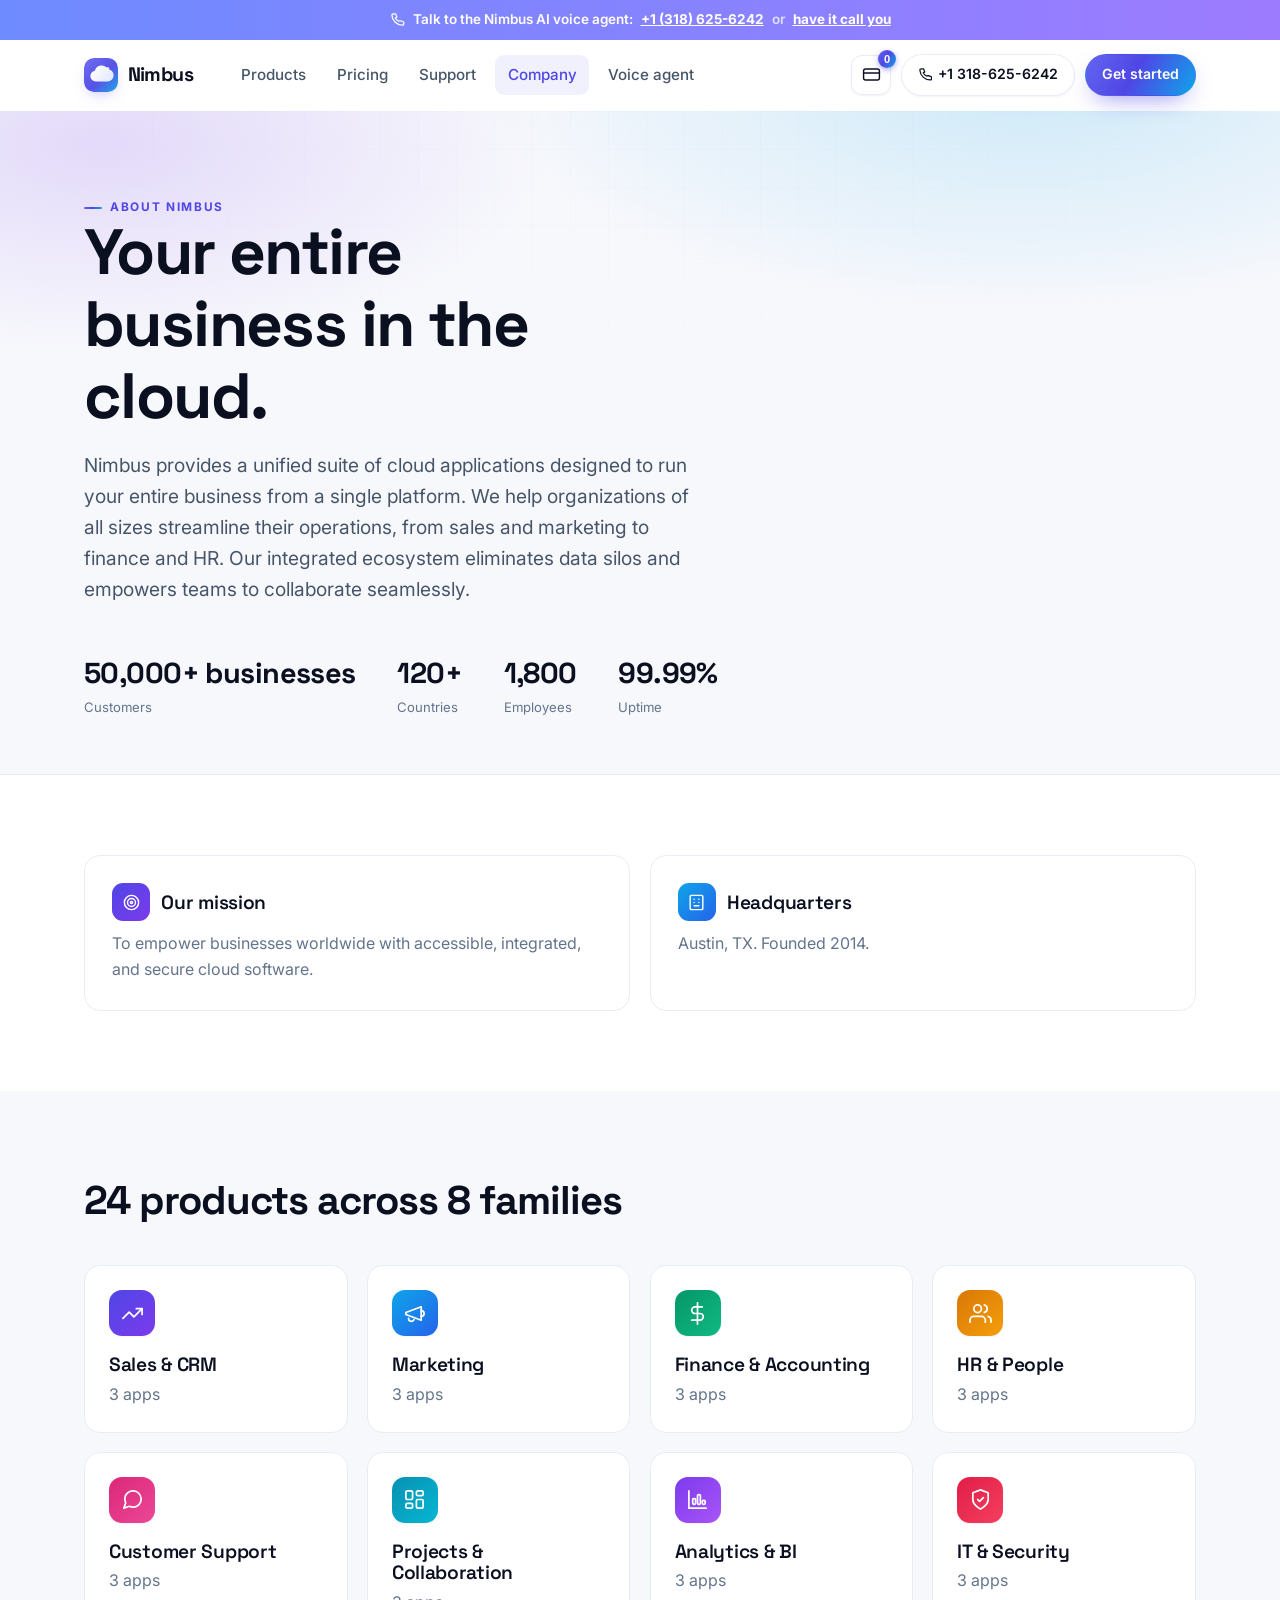
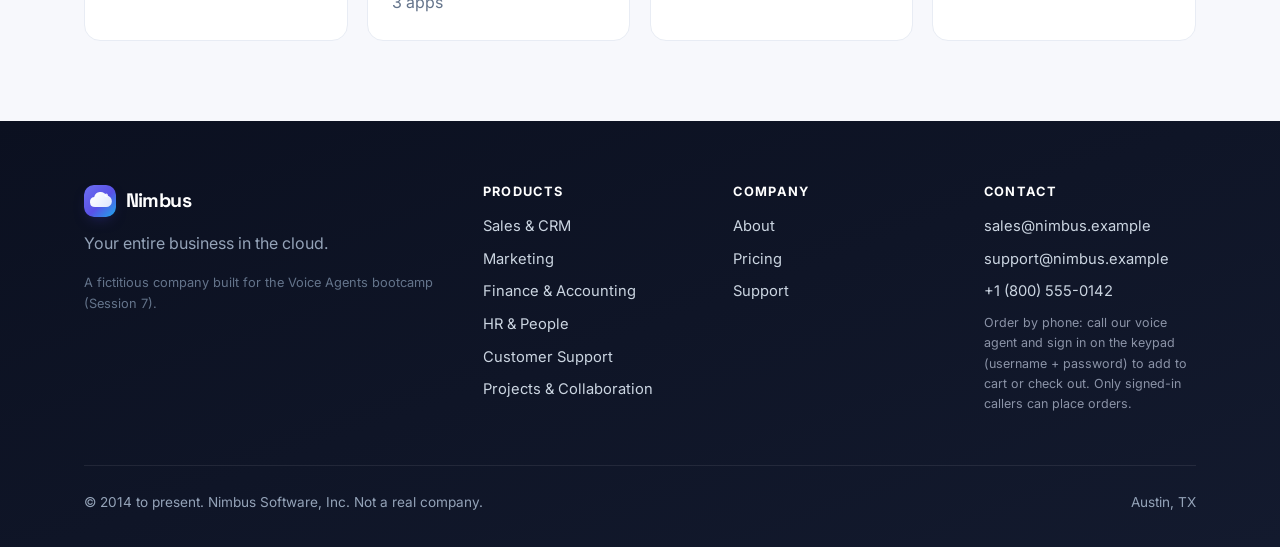
<file: nimbus-voice-agent-starter/about.html>
<!DOCTYPE html>
<html lang="en">
<head>
  <meta charset="UTF-8" />
  <meta name="viewport" content="width=device-width, initial-scale=1.0" />
  <title>Company · Nimbus</title>
  <link rel="preconnect" href="https://fonts.googleapis.com" />
  <link rel="preconnect" href="https://fonts.gstatic.com" crossorigin />
  <link href="https://fonts.googleapis.com/css2?family=Inter:wght@400;500;600;700&family=Space+Grotesk:wght@500;600;700&display=swap" rel="stylesheet" />
  <link rel="icon" type="image/svg+xml" href="assets/favicon.svg" />
  <link rel="apple-touch-icon" href="assets/favicon.svg" />
  <link rel="stylesheet" href="assets/styles.css" />
</head>
<body>
  <main id="app"></main>
  <script type="module">
    import { bootstrap } from "./assets/app.js";
    import { renderAbout } from "./assets/render.js";
    bootstrap("company", renderAbout);
  </script>
</body>
</html>
</file>
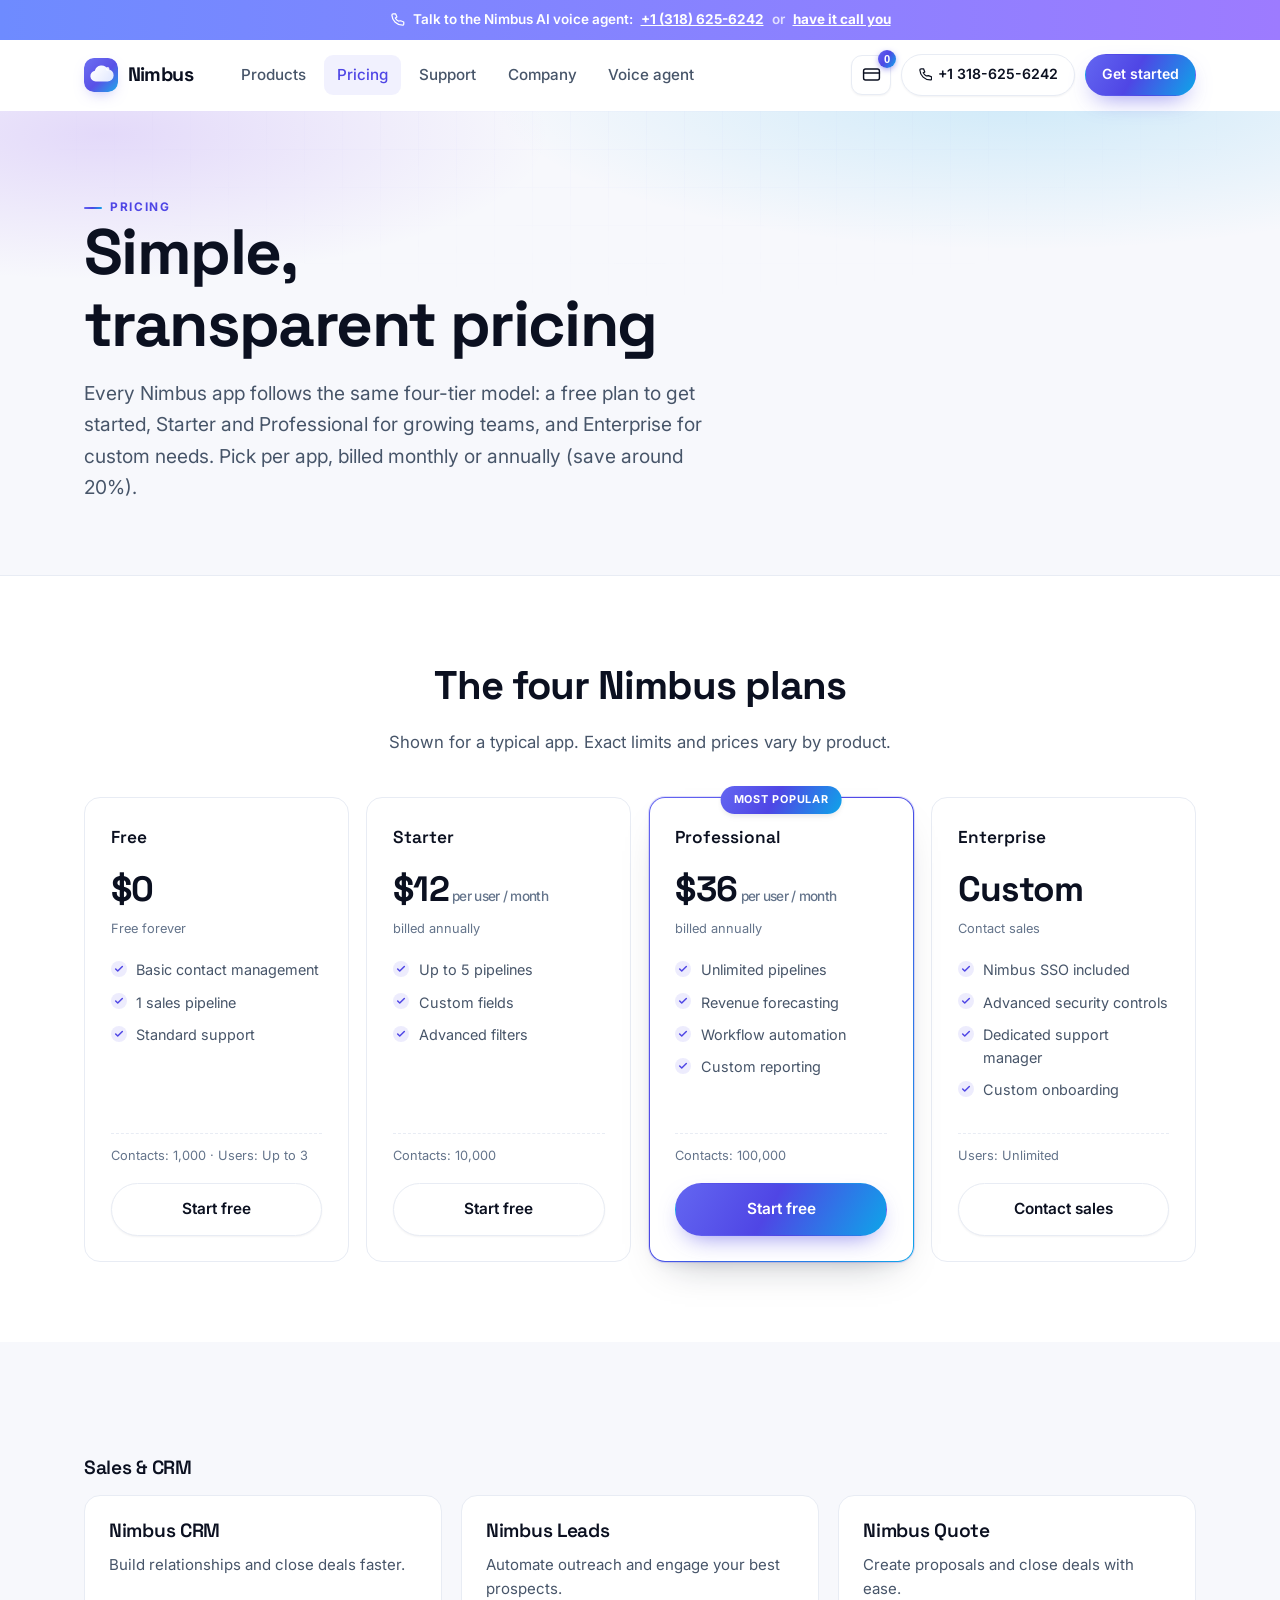
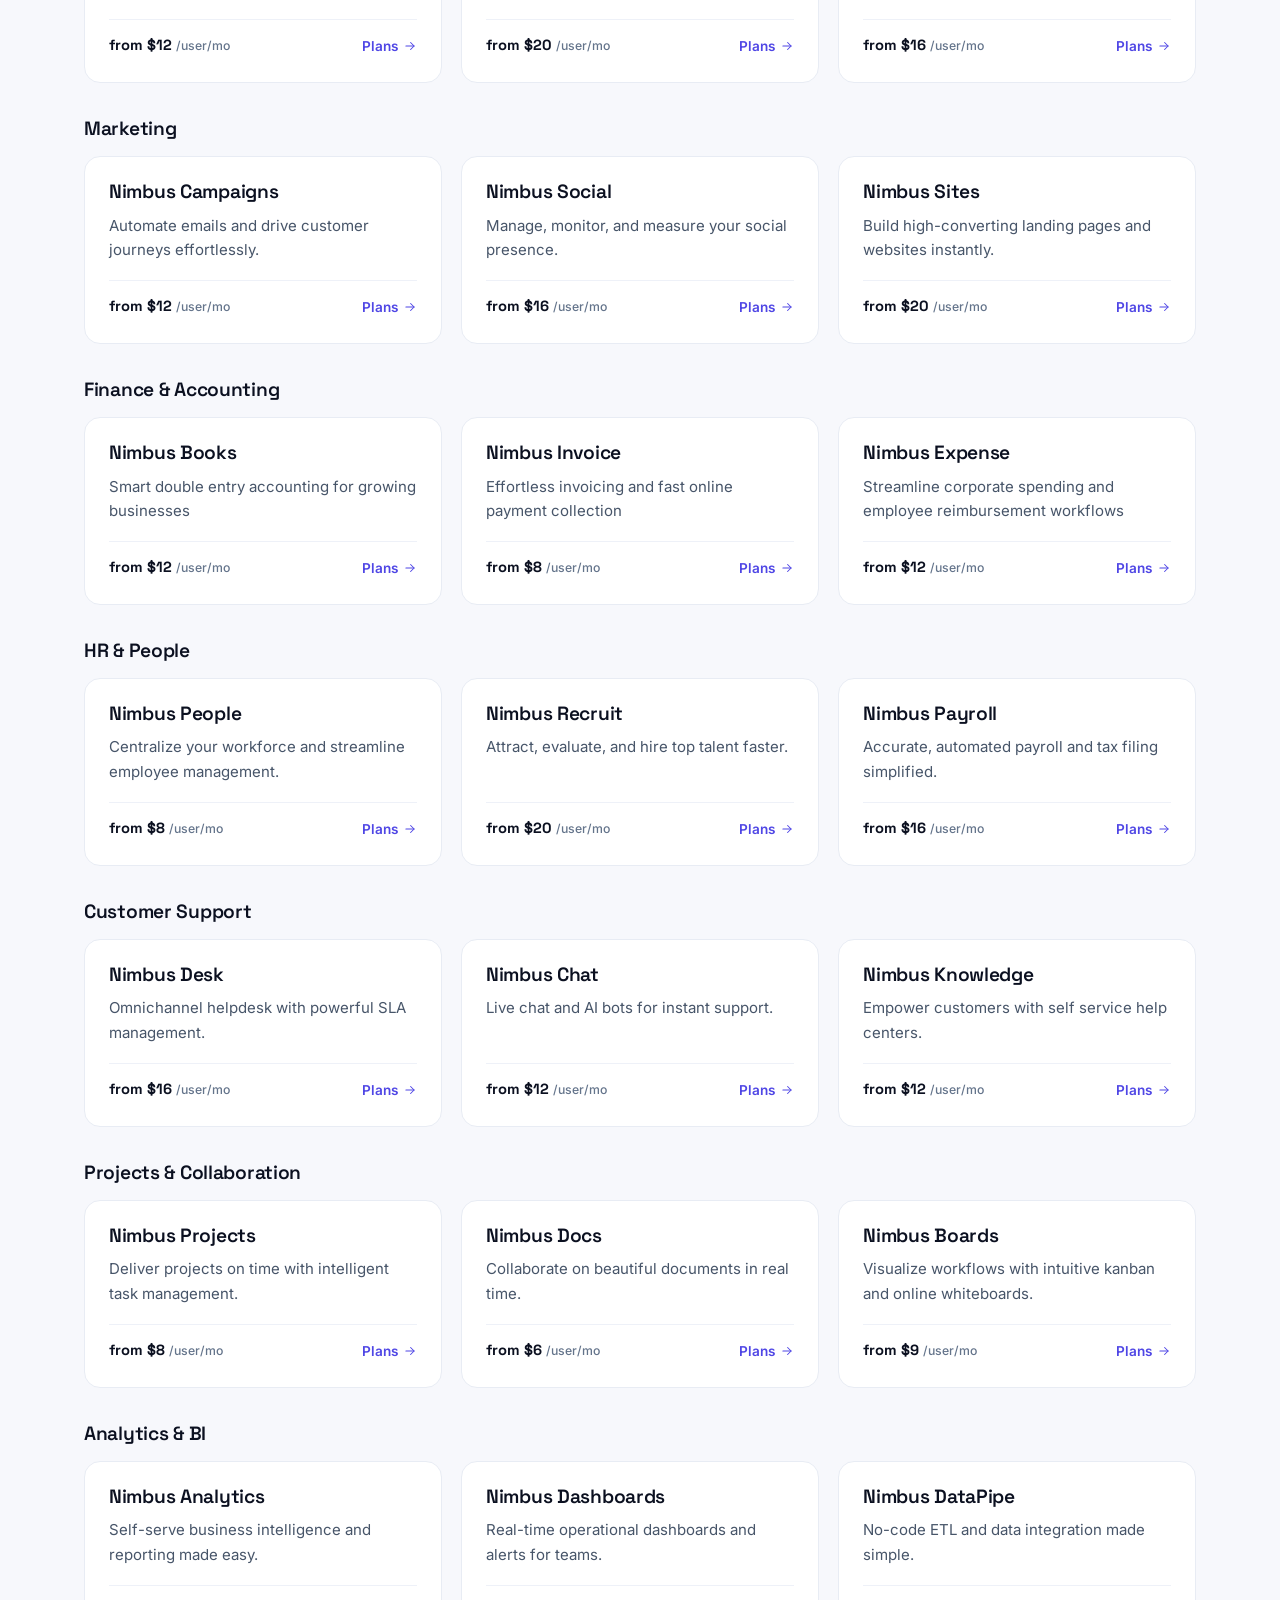
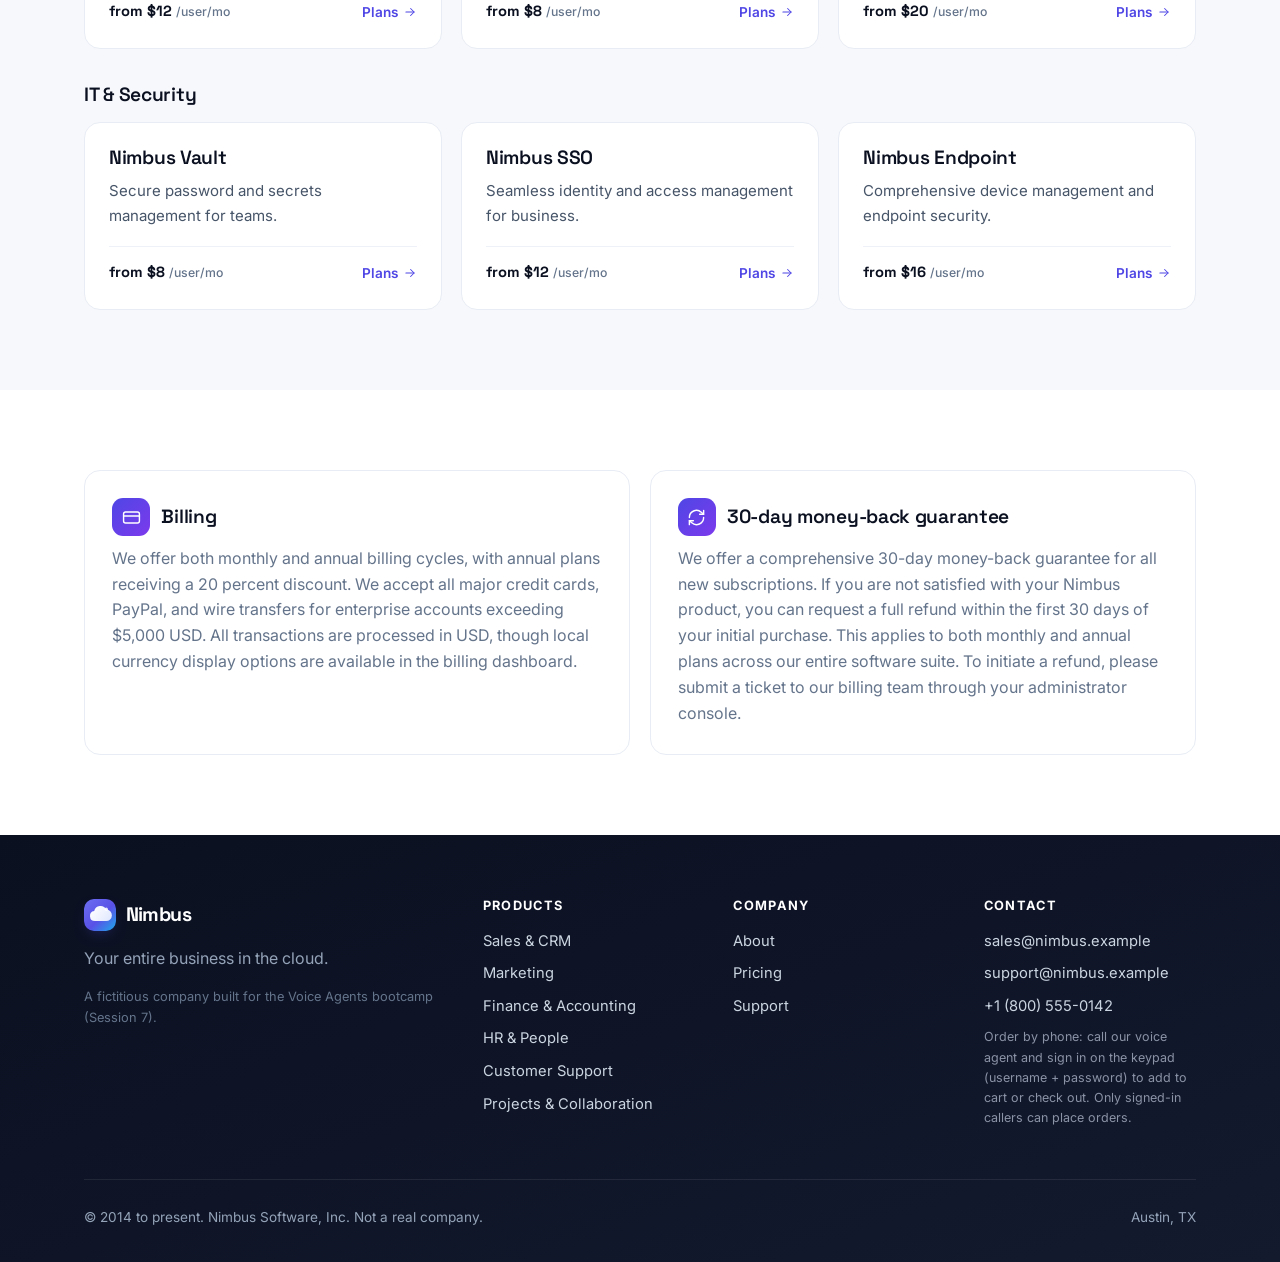
<file: nimbus-voice-agent-starter/pricing.html>
<!DOCTYPE html>
<html lang="en">
<head>
  <meta charset="UTF-8" />
  <meta name="viewport" content="width=device-width, initial-scale=1.0" />
  <title>Pricing · Nimbus</title>
  <link rel="preconnect" href="https://fonts.googleapis.com" />
  <link rel="preconnect" href="https://fonts.gstatic.com" crossorigin />
  <link href="https://fonts.googleapis.com/css2?family=Inter:wght@400;500;600;700&family=Space+Grotesk:wght@500;600;700&display=swap" rel="stylesheet" />
  <link rel="icon" type="image/svg+xml" href="assets/favicon.svg" />
  <link rel="apple-touch-icon" href="assets/favicon.svg" />
  <link rel="stylesheet" href="assets/styles.css" />
</head>
<body>
  <main id="app"></main>
  <script type="module">
    import { bootstrap } from "./assets/app.js";
    import { renderPricing } from "./assets/render.js";
    bootstrap("pricing", renderPricing);
  </script>
</body>
</html>
</file>
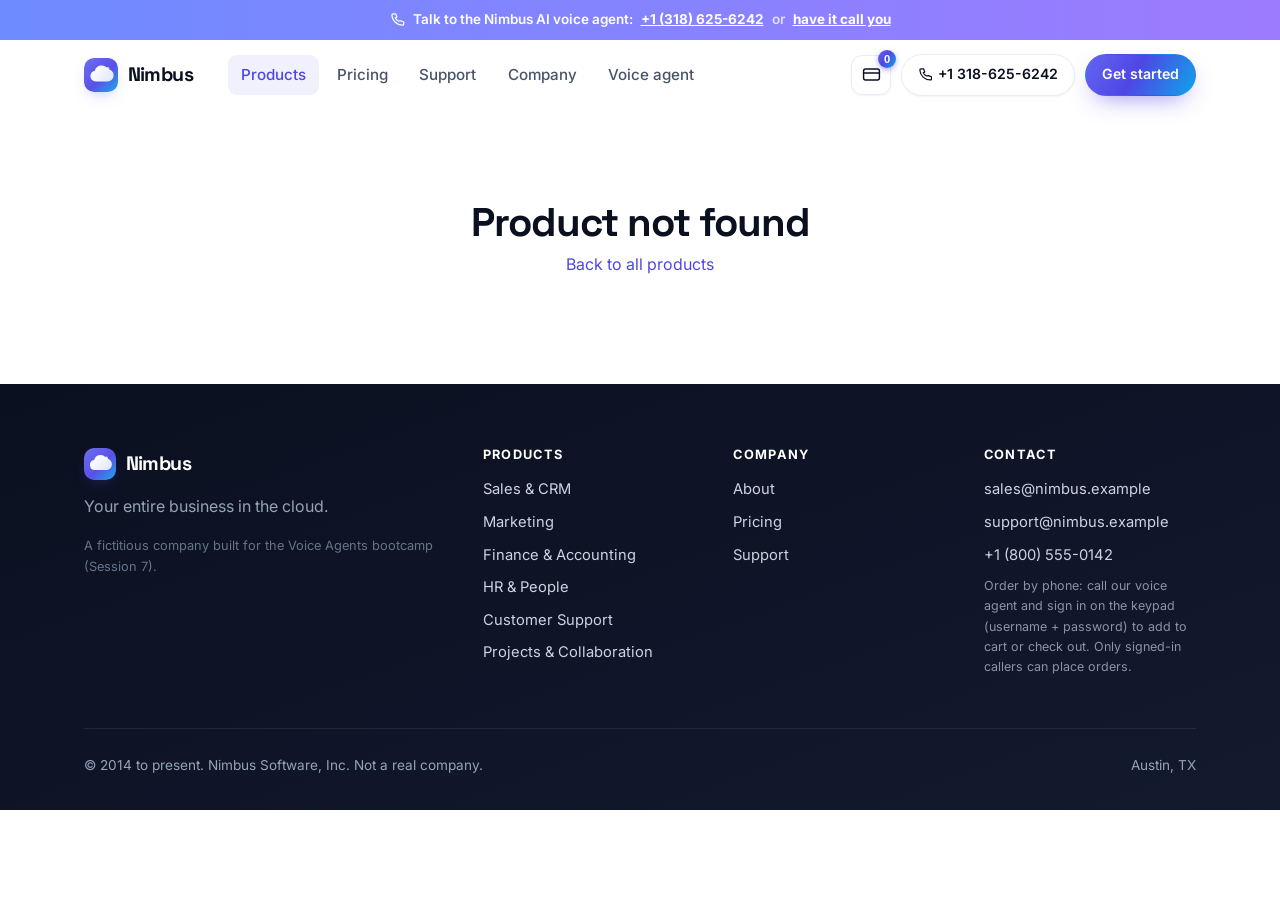
<file: nimbus-voice-agent-starter/product.html>
<!DOCTYPE html>
<html lang="en">
<head>
  <meta charset="UTF-8" />
  <meta name="viewport" content="width=device-width, initial-scale=1.0" />
  <title>Product · Nimbus</title>
  <link rel="preconnect" href="https://fonts.googleapis.com" />
  <link rel="preconnect" href="https://fonts.gstatic.com" crossorigin />
  <link href="https://fonts.googleapis.com/css2?family=Inter:wght@400;500;600;700&family=Space+Grotesk:wght@500;600;700&display=swap" rel="stylesheet" />
  <link rel="icon" type="image/svg+xml" href="assets/favicon.svg" />
  <link rel="apple-touch-icon" href="assets/favicon.svg" />
  <link rel="stylesheet" href="assets/styles.css" />
</head>
<body>
  <main id="app"></main>
  <script type="module">
    import { bootstrap } from "./assets/app.js";
    import { renderProductDetail } from "./assets/render.js";
    bootstrap("products", renderProductDetail);
  </script>
</body>
</html>
</file>
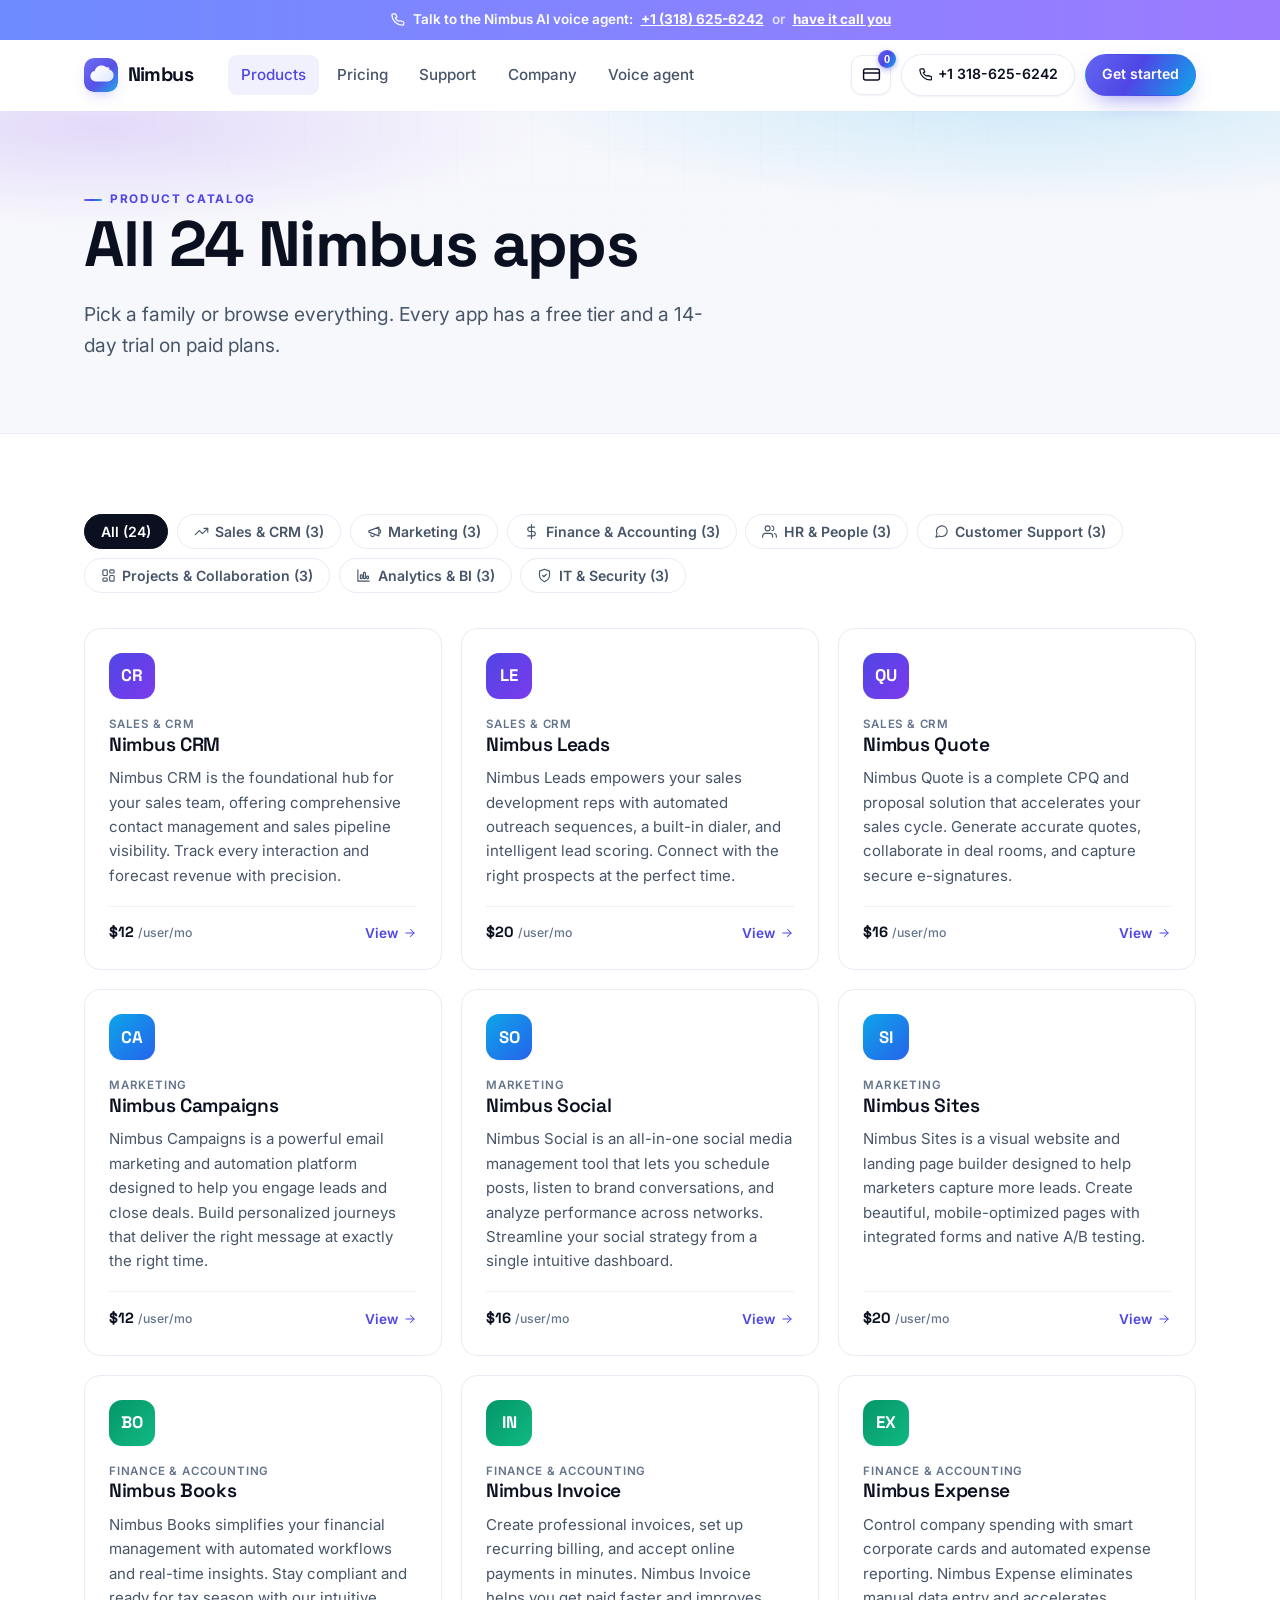
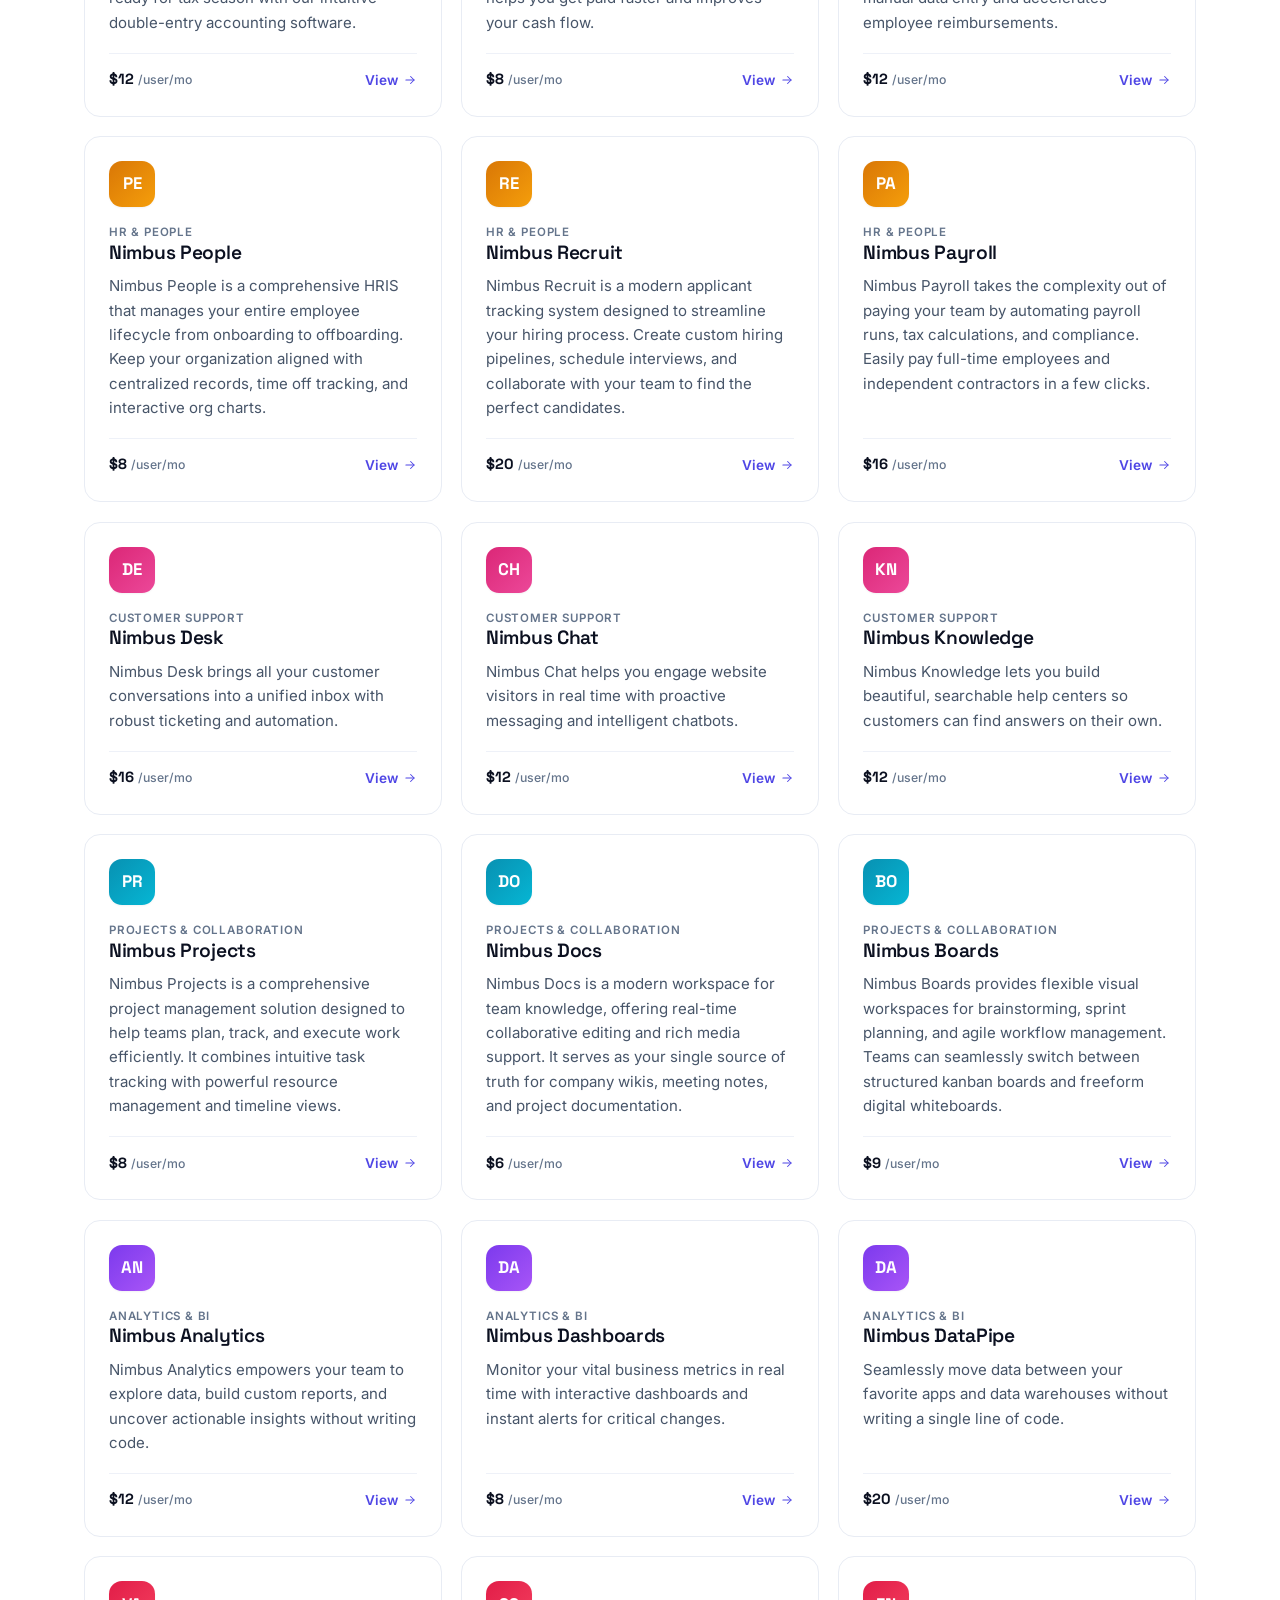
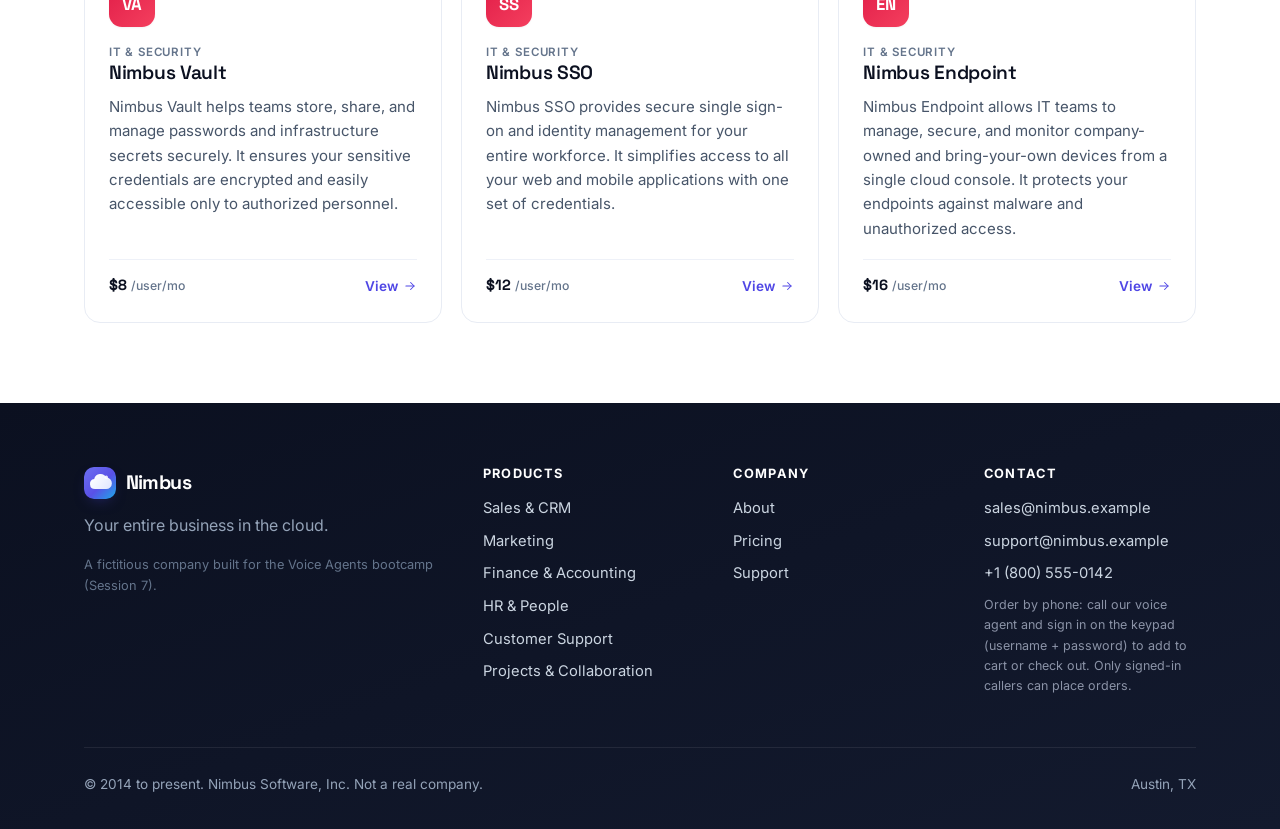
<file: nimbus-voice-agent-starter/products.html>
<!DOCTYPE html>
<html lang="en">
<head>
  <meta charset="UTF-8" />
  <meta name="viewport" content="width=device-width, initial-scale=1.0" />
  <title>Products · Nimbus</title>
  <link rel="preconnect" href="https://fonts.googleapis.com" />
  <link rel="preconnect" href="https://fonts.gstatic.com" crossorigin />
  <link href="https://fonts.googleapis.com/css2?family=Inter:wght@400;500;600;700&family=Space+Grotesk:wght@500;600;700&display=swap" rel="stylesheet" />
  <link rel="icon" type="image/svg+xml" href="assets/favicon.svg" />
  <link rel="apple-touch-icon" href="assets/favicon.svg" />
  <link rel="stylesheet" href="assets/styles.css" />
</head>
<body>
  <main id="app"></main>
  <script type="module">
    import { bootstrap } from "./assets/app.js";
    import { renderProducts } from "./assets/render.js";
    bootstrap("products", renderProducts);
  </script>
</body>
</html>
</file>
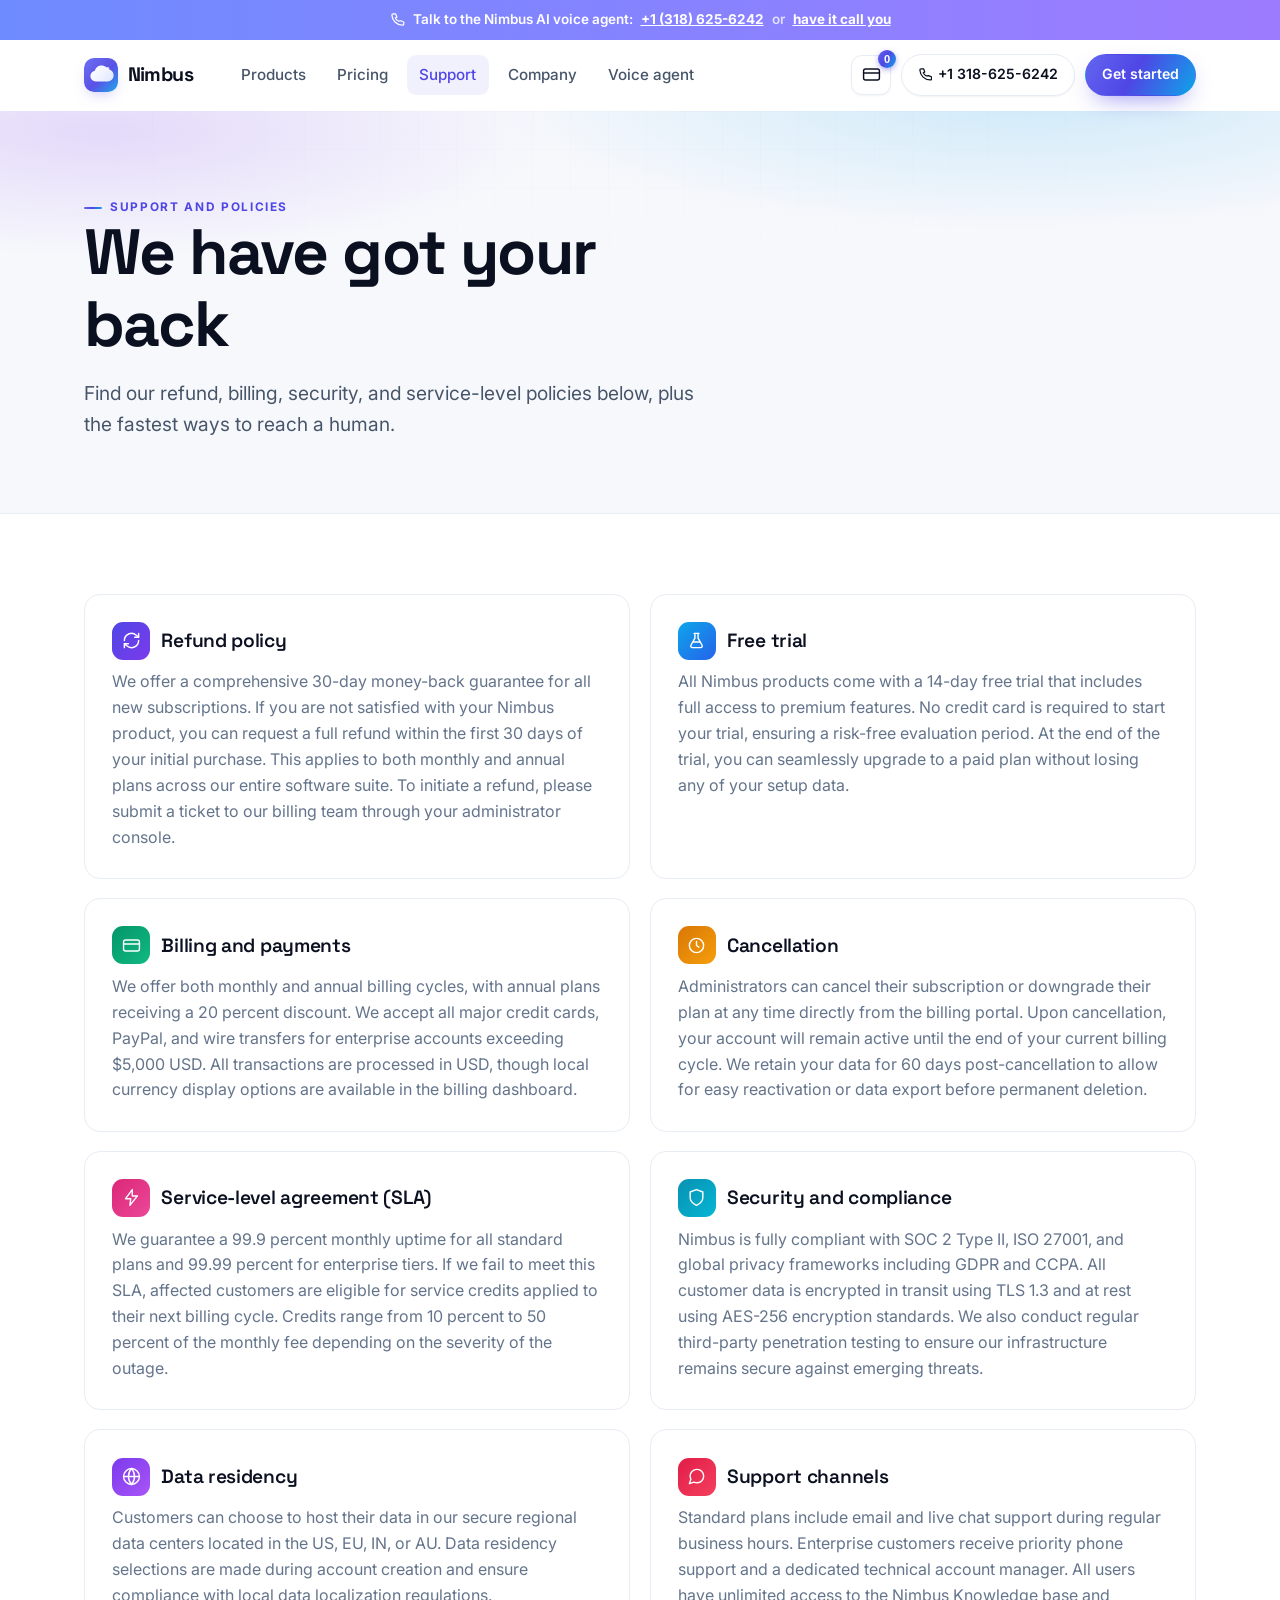
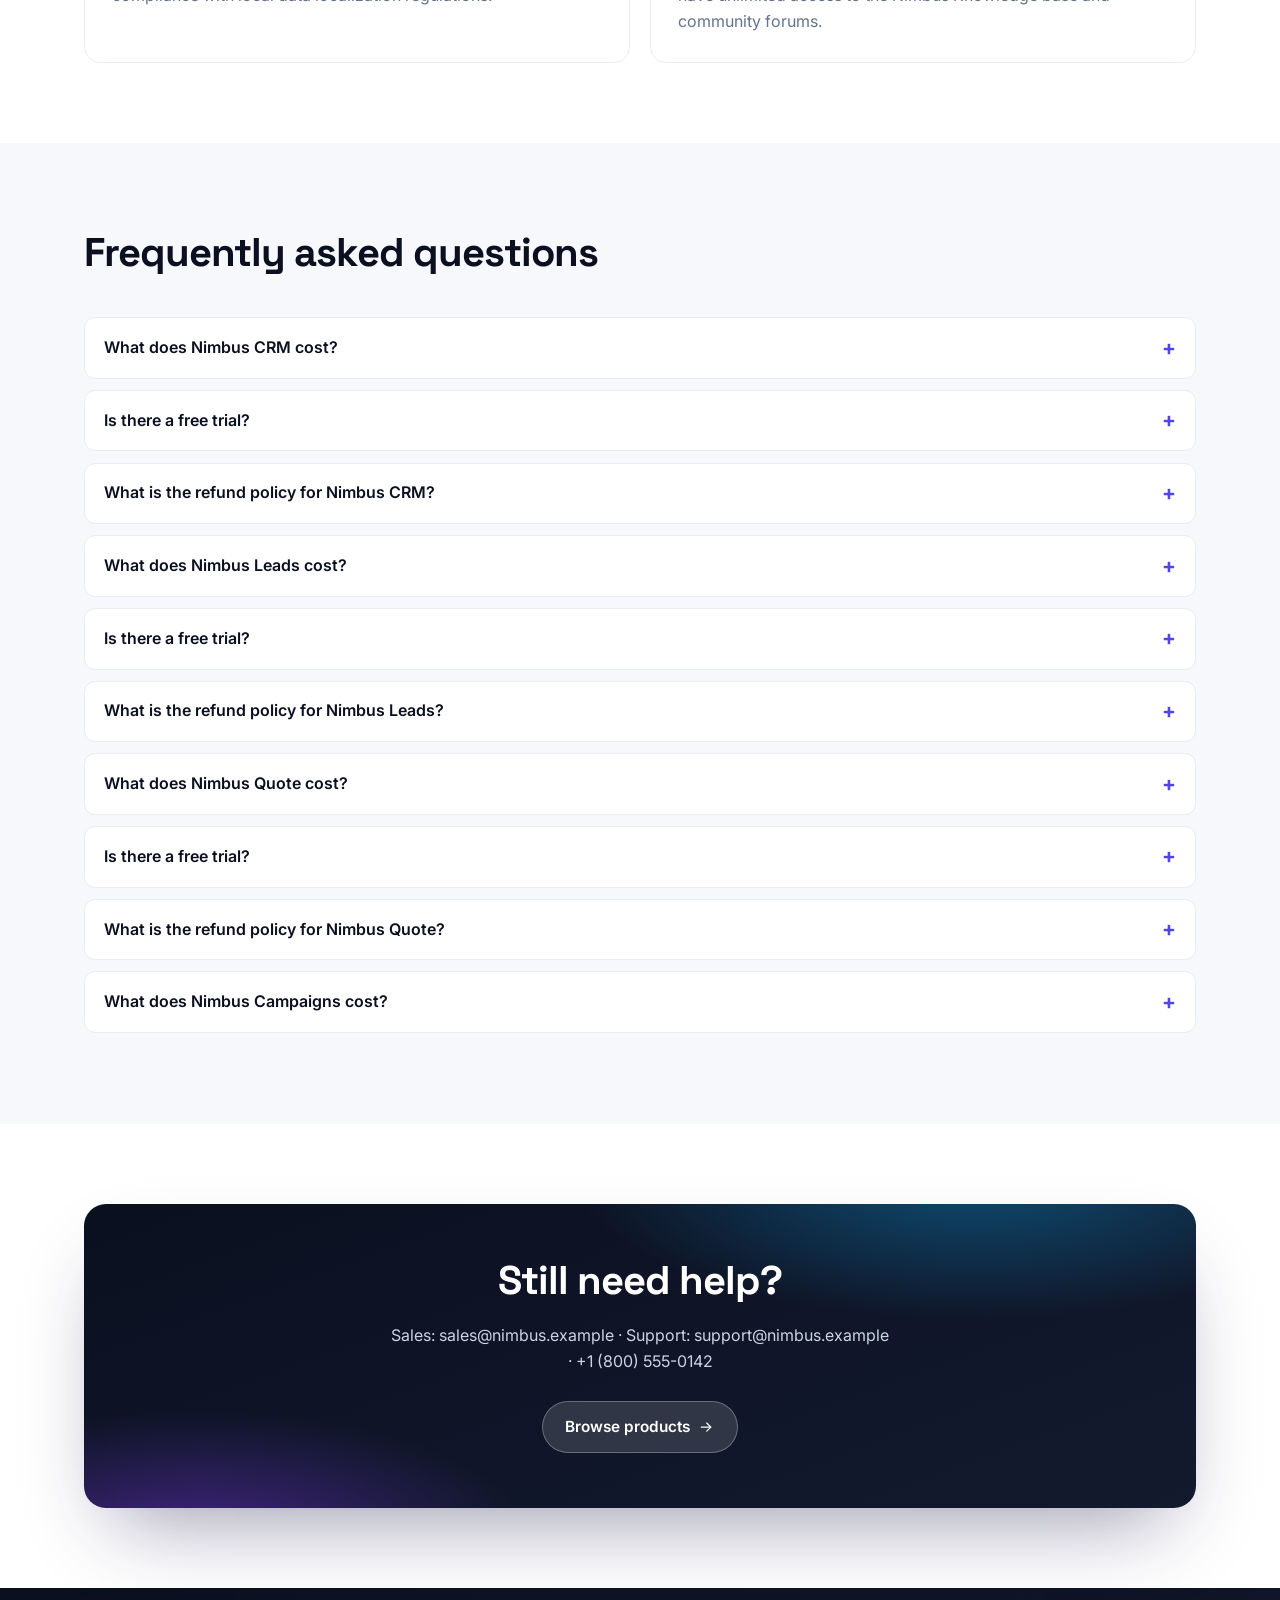
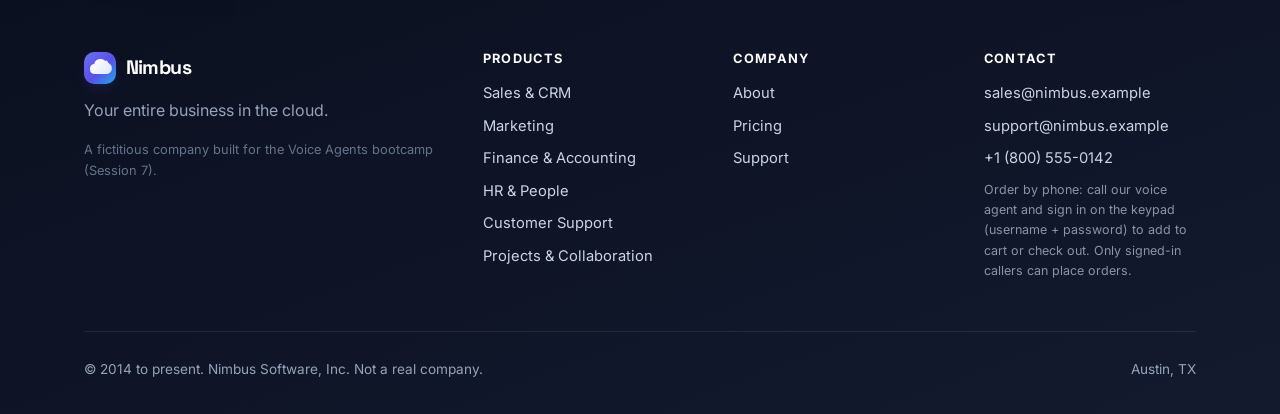
<file: nimbus-voice-agent-starter/support.html>
<!DOCTYPE html>
<html lang="en">
<head>
  <meta charset="UTF-8" />
  <meta name="viewport" content="width=device-width, initial-scale=1.0" />
  <title>Support and Policies · Nimbus</title>
  <link rel="preconnect" href="https://fonts.googleapis.com" />
  <link rel="preconnect" href="https://fonts.gstatic.com" crossorigin />
  <link href="https://fonts.googleapis.com/css2?family=Inter:wght@400;500;600;700&family=Space+Grotesk:wght@500;600;700&display=swap" rel="stylesheet" />
  <link rel="icon" type="image/svg+xml" href="assets/favicon.svg" />
  <link rel="apple-touch-icon" href="assets/favicon.svg" />
  <link rel="stylesheet" href="assets/styles.css" />
</head>
<body>
  <main id="app"></main>
  <script type="module">
    import { bootstrap } from "./assets/app.js";
    import { renderSupport } from "./assets/render.js";
    bootstrap("support", renderSupport);
  </script>
</body>
</html>
</file>
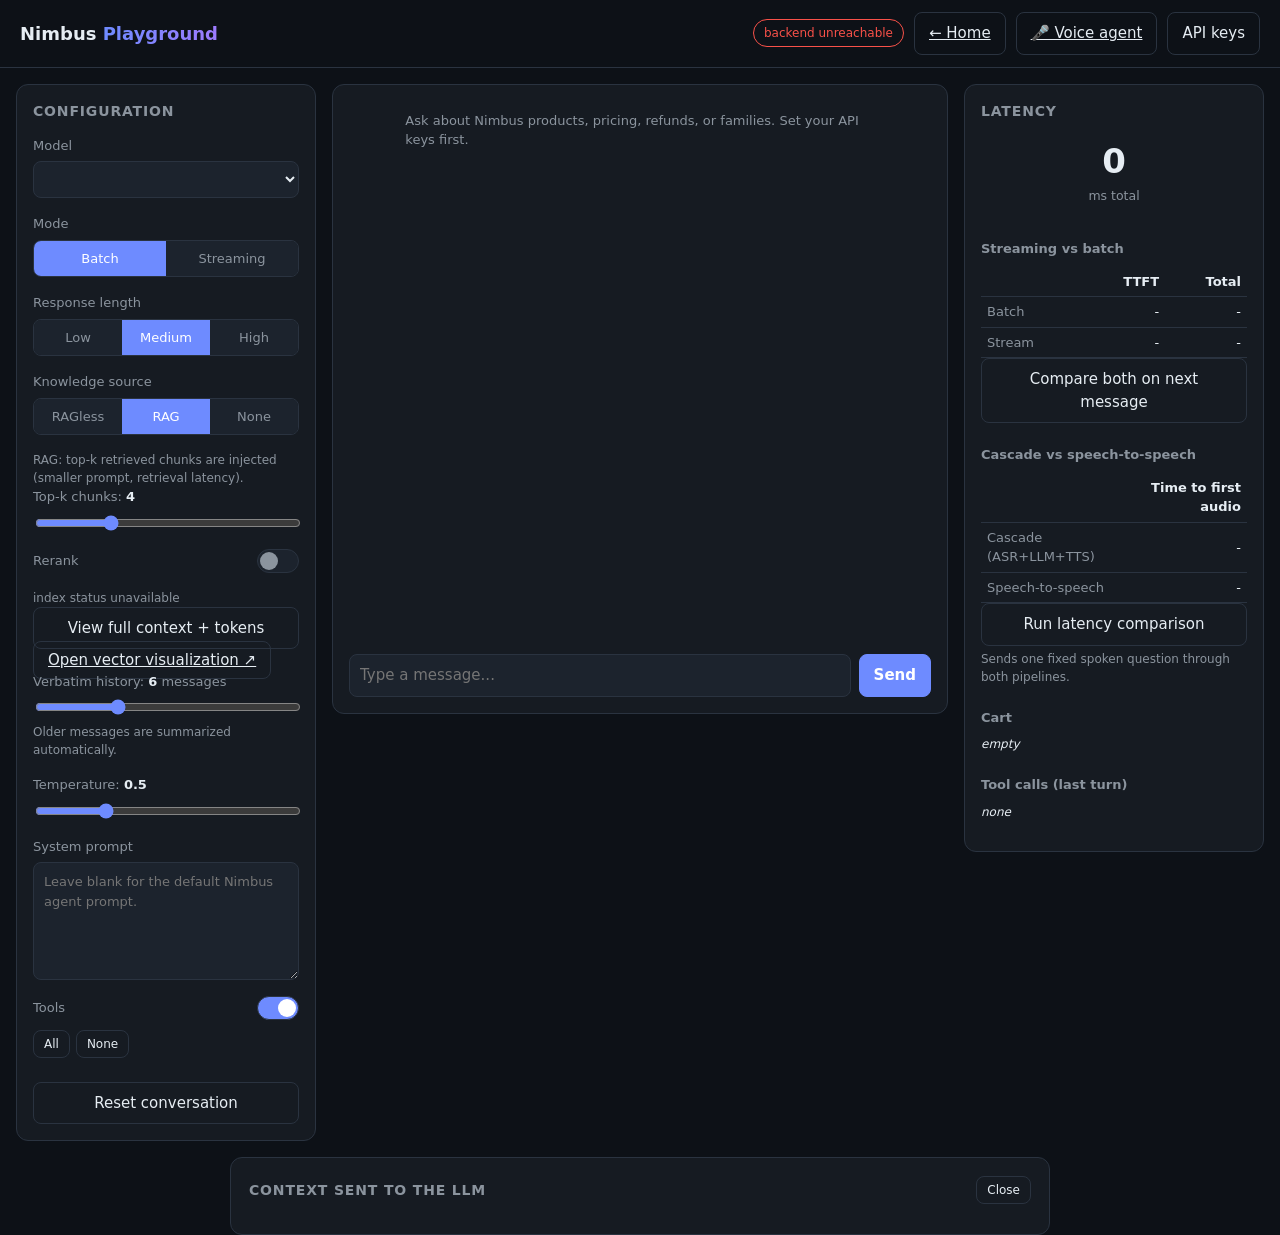
<file: playground/playground.html>
<!doctype html>
<html lang="en">
<head>
  <meta charset="utf-8" />
  <meta name="viewport" content="width=device-width, initial-scale=1" />
  <title>Nimbus Voice Agent - Playground</title>
  <link rel="icon" href="/assets/favicon.svg" />
  <link rel="stylesheet" href="playground.css" />
  <script src="runtime-config.js"></script>
</head>
<body>
  <header class="pg-top">
    <div class="brand">Nimbus <span>Playground</span></div>
    <div class="top-right">
      <span id="health" class="pill pill-muted">backend: checking...</span>
      <a class="btn btn-ghost" href="../index.html">&#8592; Home</a>
      <a class="btn btn-ghost" href="voice.html">&#127908; Voice agent</a>
      <button id="settingsBtn" class="btn btn-ghost">API keys</button>
    </div>
  </header>

  <main class="pg-grid">
    <!-- Controls -->
    <aside class="panel controls">
      <h2>Configuration</h2>

      <label class="field">
        <span>Model</span>
        <select id="model"></select>
      </label>

      <label class="field">
        <span>Mode</span>
        <div class="seg" id="mode">
          <button data-v="batch" class="active">Batch</button>
          <button data-v="stream">Streaming</button>
        </div>
      </label>

      <label class="field">
        <span>Response length</span>
        <div class="seg" id="length">
          <button data-v="low">Low</button>
          <button data-v="medium" class="active">Medium</button>
          <button data-v="high">High</button>
        </div>
      </label>

      <label class="field">
        <span>Knowledge source</span>
        <div class="seg" id="knowledge">
          <button data-v="ragless">RAGless</button>
          <button data-v="rag" class="active">RAG</button>
          <button data-v="none">None</button>
        </div>
      </label>
      <p class="hint" id="ctxHint">RAG: top-k retrieved chunks are injected (smaller prompt, retrieval latency).</p>

      <div id="ragOpts" hidden>
        <label class="field">
          <span>Top-k chunks: <b id="kVal">4</b></span>
          <input type="range" id="topk" min="1" max="12" value="4" />
        </label>
        <div class="field toggle-row">
          <span>Rerank <small class="hint" id="rrLabel"></small></span>
          <label class="switch"><input type="checkbox" id="rerank" /><span class="slider"></span></label>
        </div>
        <p class="hint" id="ragStatus">embedding index: checking...</p>
      </div>

      <button id="inspectBtn" class="btn btn-ghost btn-block">View full context + tokens</button>
      <a class="btn btn-ghost btn-block" href="rag.html" target="_blank" rel="noopener">Open vector visualization &#8599;</a>

      <label class="field">
        <span>Verbatim history: <b id="vbVal">6</b> messages</span>
        <input type="range" id="verbatim" min="0" max="20" value="6" />
        <small class="hint">Older messages are summarized automatically.</small>
      </label>

      <label class="field">
        <span>Temperature: <b id="tempVal">0.5</b></span>
        <input type="range" id="temp" min="0" max="20" value="5" />
      </label>

      <label class="field">
        <span>System prompt</span>
        <textarea id="sysPrompt" rows="5" placeholder="Leave blank for the default Nimbus agent prompt."></textarea>
      </label>

      <div class="field toggle-row">
        <span>Tools</span>
        <label class="switch"><input type="checkbox" id="toolsEnabled" checked /><span class="slider"></span></label>
      </div>
      <div id="toolsBox" class="tools-box">
        <div class="tools-actions">
          <button id="toolAll" class="btn btn-ghost mini">All</button>
          <button id="toolNone" class="btn btn-ghost mini">None</button>
        </div>
        <div id="toolList" class="tool-list"></div>
      </div>

      <button id="resetBtn" class="btn btn-ghost btn-block">Reset conversation</button>
    </aside>

    <!-- Chat -->
    <section class="panel chat">
      <div id="messages" class="messages">
        <div class="msg msg-system">Ask about Nimbus products, pricing, refunds, or families. Set your API keys first.</div>
      </div>
      <form id="composer" class="composer">
        <input id="input" type="text" autocomplete="off" placeholder="Type a message..." />
        <button class="btn btn-primary" type="submit">Send</button>
      </form>
    </section>

    <!-- Latency -->
    <aside class="panel latency">
      <h2>Latency</h2>
      <div class="lat-total"><span id="latTotal">0</span><small>ms total</small></div>
      <div id="latBars" class="lat-bars"></div>
      <h3>Streaming vs batch</h3>
      <table class="cmp">
        <thead><tr><th></th><th>TTFT</th><th>Total</th></tr></thead>
        <tbody>
          <tr><td>Batch</td><td id="bTtft">-</td><td id="bTotal">-</td></tr>
          <tr><td>Stream</td><td id="sTtft">-</td><td id="sTotal">-</td></tr>
        </tbody>
      </table>
      <button id="compareBtn" class="btn btn-ghost btn-block">Compare both on next message</button>

      <h3>Cascade vs speech-to-speech</h3>
      <table class="cmp">
        <thead><tr><th></th><th>Time to first audio</th></tr></thead>
        <tbody>
          <tr><td>Cascade (ASR+LLM+TTS)</td><td id="cmpCascade">-</td></tr>
          <tr><td>Speech-to-speech</td><td id="cmpS2S">-</td></tr>
        </tbody>
      </table>
      <div id="cmpBars" class="lat-bars"></div>
      <button id="s2sCompareBtn" class="btn btn-ghost btn-block">Run latency comparison</button>
      <p class="hint" id="cmpHint">Sends one fixed spoken question through both pipelines.</p>

      <h3>Cart</h3>
      <div id="cart" class="cart-view"><em>empty</em></div>
      <h3>Tool calls (last turn)</h3>
      <div id="toolTrace" class="tool-trace"><em>none</em></div>
      <div id="meta" class="meta"></div>
    </aside>
  </main>

  <!-- Settings dialog -->
  <dialog id="settings" class="settings">
    <form method="dialog">
      <h2>API keys</h2>
      <p class="hint">Stored only in this browser's localStorage and sent per request. Never committed.</p>
      <label class="field"><span>OpenAI API key</span><input id="k_openai" type="password" placeholder="sk-..." /></label>
      <label class="field"><span>Gemini API key</span><input id="k_gemini" type="password" placeholder="AIza..." /></label>
      <label class="field"><span>ElevenLabs API key</span><input id="k_elevenlabs" type="password" placeholder="(used in Phase 4)" /></label>
      <label class="field"><span>Backend URL</span><input id="apiBase" type="text" placeholder="http://localhost:8100" /></label>
      <div class="dialog-actions">
        <button value="cancel" class="btn btn-ghost">Close</button>
        <button id="saveKeys" value="save" class="btn btn-primary">Save</button>
      </div>
    </form>
  </dialog>

  <!-- Context inspector -->
  <dialog id="ctxDialog" class="settings ctx-dialog">
    <div class="ctx-head">
      <h2>Context sent to the LLM</h2>
      <div id="ctxTotals" class="ctx-totals"></div>
      <button id="ctxClose" class="btn btn-ghost mini">Close</button>
    </div>
    <div id="ctxBody" class="ctx-body"></div>
  </dialog>

  <script type="module" src="playground.js"></script>
</body>
</html>
</file>
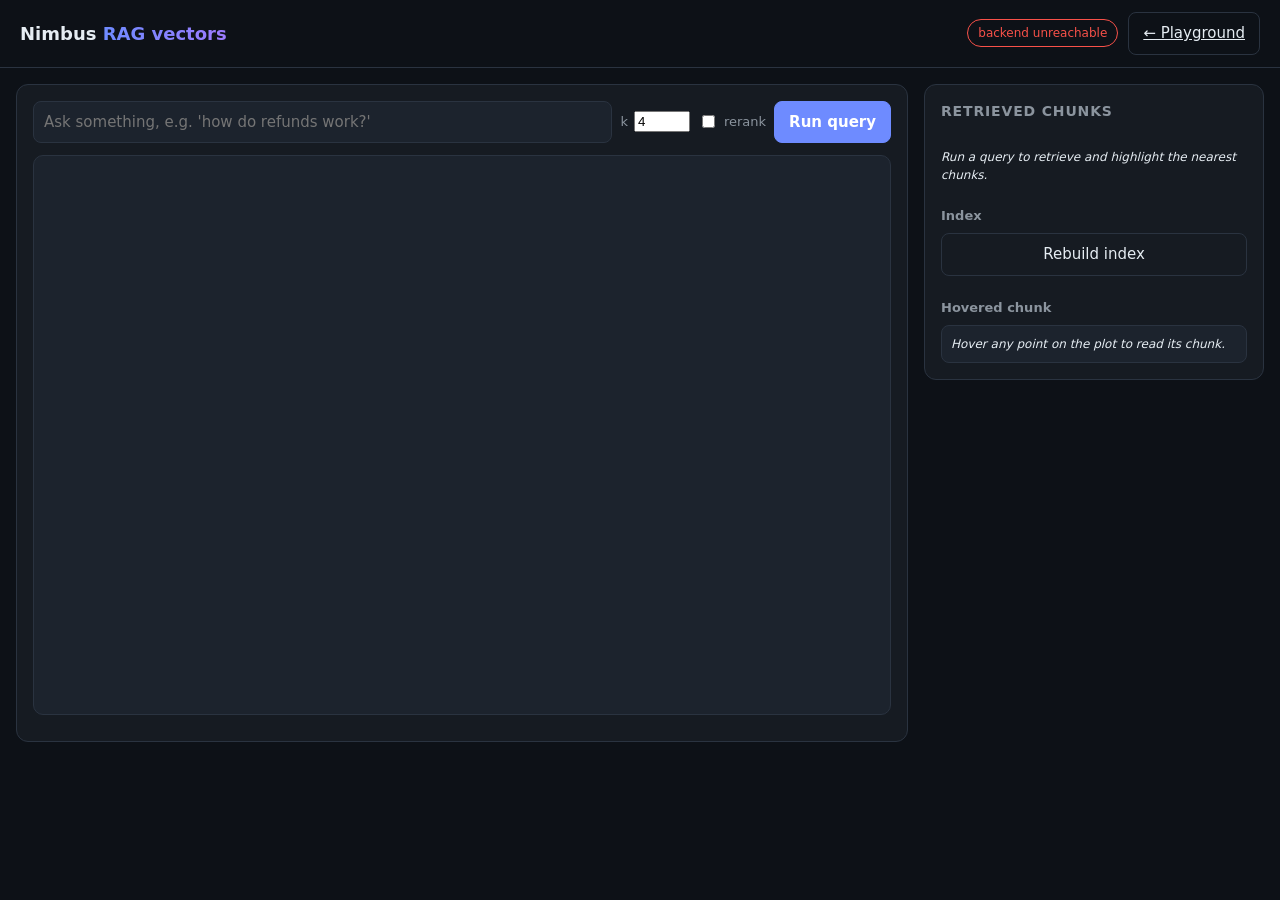
<file: playground/rag.html>
<!doctype html>
<html lang="en">
<head>
  <meta charset="utf-8" />
  <meta name="viewport" content="width=device-width, initial-scale=1" />
  <title>Nimbus RAG - Vector visualization</title>
  <link rel="icon" href="/assets/favicon.svg" />
  <link rel="stylesheet" href="playground.css" />
  <script src="runtime-config.js"></script>
  <link rel="stylesheet" href="rag.css" />
</head>
<body>
  <header class="pg-top">
    <div class="brand">Nimbus <span>RAG vectors</span></div>
    <div class="top-right">
      <span id="ragInfo" class="pill pill-muted">loading...</span>
      <a class="btn btn-ghost" href="playground.html">&#8592; Playground</a>
    </div>
  </header>

  <main class="rag-grid">
    <section class="panel">
      <div class="rag-querybar">
        <input id="q" type="text" placeholder="Ask something, e.g. 'how do refunds work?'" />
        <label class="inline">k <input id="topk" type="number" min="1" max="12" value="4" /></label>
        <label class="inline"><input id="rerank" type="checkbox" /> rerank</label>
        <button id="run" class="btn btn-primary">Run query</button>
      </div>
      <canvas id="plot"></canvas>
      <div id="legend" class="legend"></div>
    </section>

    <aside class="panel rag-side">
      <h2>Retrieved chunks</h2>
      <div id="latency" class="rag-lat"></div>
      <div id="results" class="rag-results"><em>Run a query to retrieve and highlight the nearest chunks.</em></div>
      <h3>Index</h3>
      <div id="buildBox">
        <button id="buildBtn" class="btn btn-ghost btn-block">Rebuild index</button>
        <p class="hint" id="buildHint"></p>
      </div>
      <h3>Hovered chunk</h3>
      <div id="hover" class="rag-hover"><em>Hover any point on the plot to read its chunk.</em></div>
    </aside>
  </main>

  <script type="module" src="rag.js"></script>
</body>
</html>
</file>
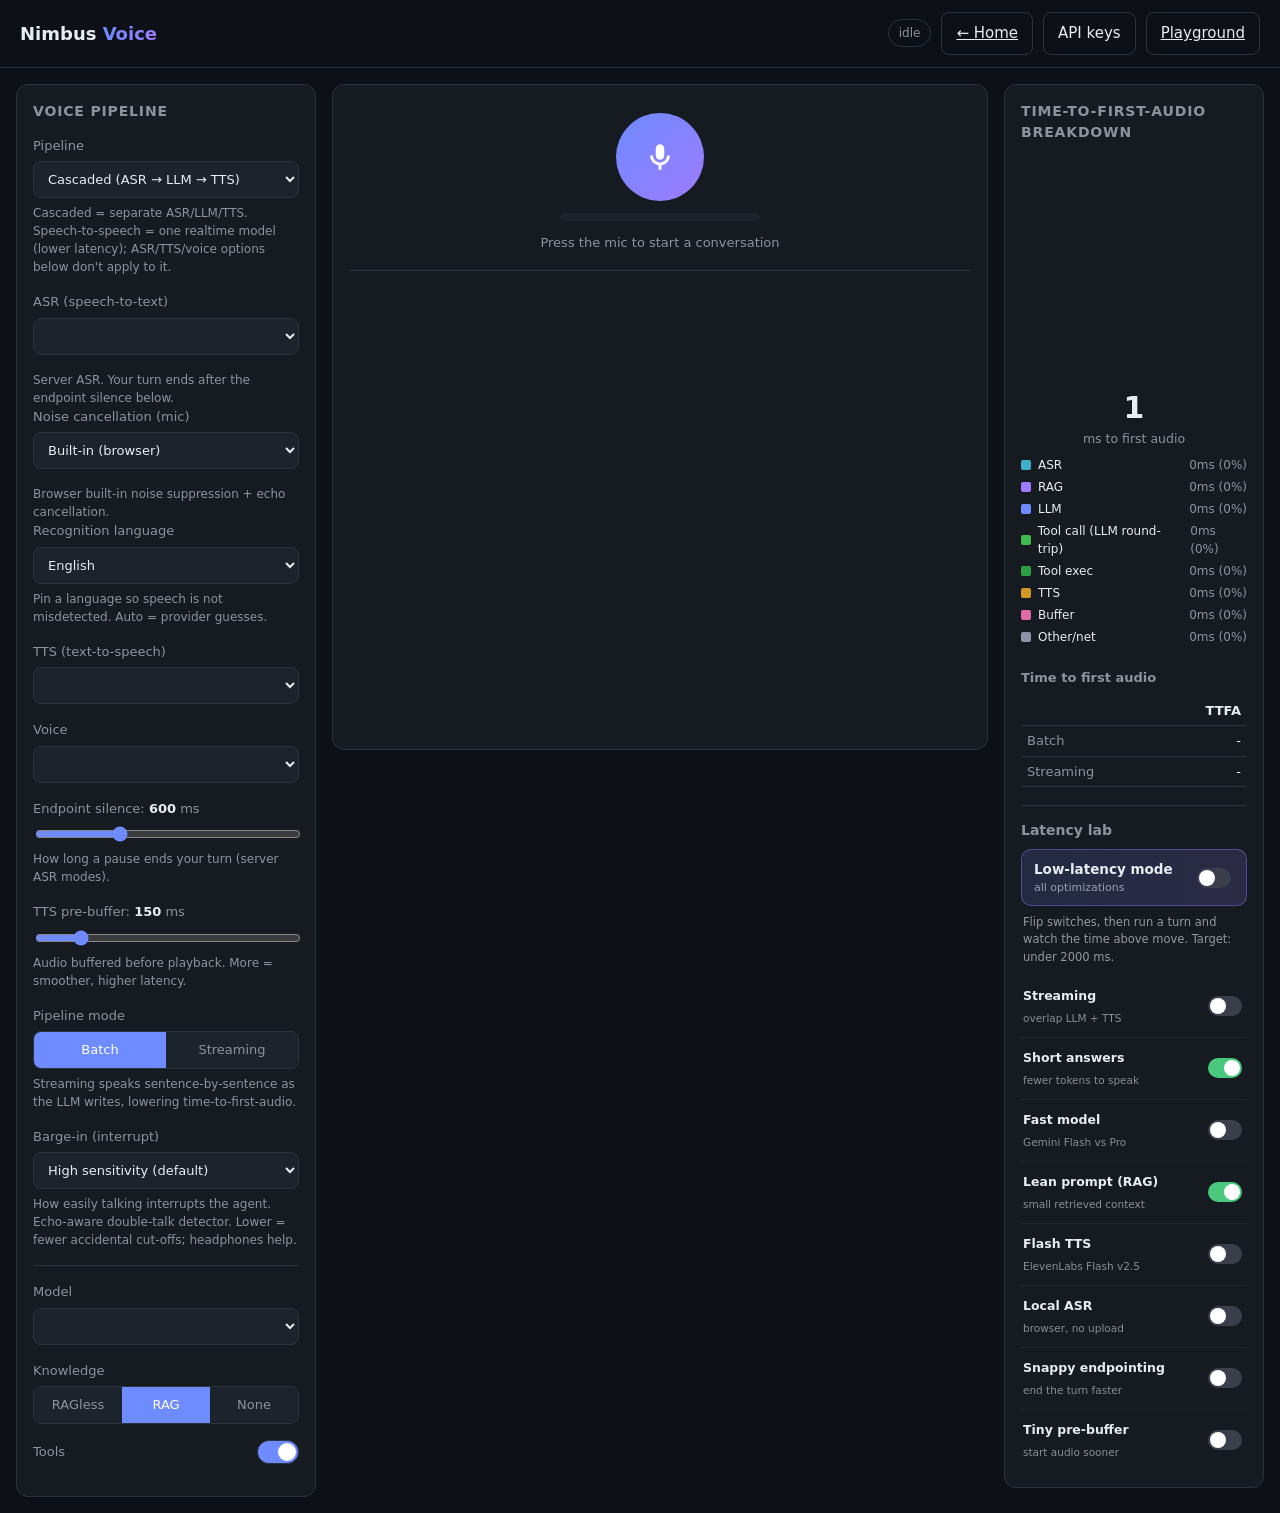
<file: playground/voice.html>
<!doctype html>
<html lang="en">
<head>
  <meta charset="utf-8" />
  <meta name="viewport" content="width=device-width, initial-scale=1" />
  <title>Nimbus Voice Agent</title>
  <link rel="icon" href="/assets/favicon.svg" />
  <link rel="stylesheet" href="playground.css" />
  <script src="runtime-config.js"></script>
  <link rel="stylesheet" href="voice.css" />
</head>
<body>
  <header class="pg-top">
    <div class="brand">Nimbus <span>Voice</span></div>
    <div class="top-right">
      <span id="status" class="pill pill-muted">idle</span>
      <a class="btn btn-ghost" href="../index.html">&#8592; Home</a>
      <button id="settingsBtn" class="btn btn-ghost">API keys</button>
      <a class="btn btn-ghost" href="playground.html">Playground</a>
    </div>
  </header>

  <main class="voice-grid">
    <!-- Controls -->
    <aside class="panel controls">
      <h2>Voice pipeline</h2>

      <label class="field"><span>Pipeline</span>
        <select id="pipeline">
          <option value="cascade" selected>Cascaded (ASR &rarr; LLM &rarr; TTS)</option>
          <option value="s2s">Speech-to-speech (Gemini Live)</option>
        </select>
        <small class="hint">Cascaded = separate ASR/LLM/TTS. Speech-to-speech = one realtime model (lower latency); ASR/TTS/voice options below don't apply to it.</small>
      </label>

      <label class="field cascade-only"><span>ASR (speech-to-text)</span><select id="asr"></select></label>
      <p class="hint" id="asrHint"></p>

      <label class="field cascade-only"><span>Noise cancellation (mic)</span>
        <select id="noise">
          <option value="builtin" selected>Built-in (browser)</option>
          <option value="rnnoise">Built-in + RNNoise</option>
          <option value="krisp">Krisp (Quail-grade, needs credentials)</option>
          <option value="off">Off</option>
        </select>
      </label>
      <p class="hint" id="noiseHint"></p>

      <label class="field cascade-only"><span>Recognition language</span>
        <select id="asrLang">
          <option value="en" selected>English</option>
          <option value="auto">Auto-detect</option>
          <option value="ta">Tamil</option>
          <option value="hi">Hindi</option>
          <option value="te">Telugu</option>
          <option value="ml">Malayalam</option>
          <option value="kn">Kannada</option>
          <option value="es">Spanish</option>
          <option value="fr">French</option>
          <option value="de">German</option>
          <option value="ja">Japanese</option>
          <option value="zh">Chinese</option>
          <option value="ar">Arabic</option>
          <option value="pt">Portuguese</option>
          <option value="ru">Russian</option>
        </select>
        <small class="hint">Pin a language so speech is not misdetected. Auto = provider guesses.</small>
      </label>

      <label class="field cascade-only"><span>TTS (text-to-speech)</span><select id="tts"></select></label>
      <label class="field cascade-only"><span>Voice</span><select id="voice"></select></label>

      <label class="field cascade-only">
        <span>Endpoint silence: <b id="epVal">600</b> ms</span>
        <input type="range" id="endpoint" min="200" max="1500" step="50" value="600" />
        <small class="hint">How long a pause ends your turn (server ASR modes).</small>
      </label>

      <label class="field cascade-only">
        <span>TTS pre-buffer: <b id="bufVal">150</b> ms</span>
        <input type="range" id="buffer" min="0" max="1000" step="50" value="150" />
        <small class="hint">Audio buffered before playback. More = smoother, higher latency.</small>
      </label>

      <label class="field cascade-only">
        <span>Pipeline mode</span>
        <div class="seg" id="mode">
          <button data-v="batch" class="active">Batch</button>
          <button data-v="stream">Streaming</button>
        </div>
        <small class="hint">Streaming speaks sentence-by-sentence as the LLM writes, lowering time-to-first-audio.</small>
      </label>

      <label class="field cascade-only">
        <span>Barge-in (interrupt)</span>
        <select id="barge">
          <option value="off">Off (no interrupt)</option>
          <option value="low">Low sensitivity</option>
          <option value="medium">Medium sensitivity</option>
          <option value="high" selected>High sensitivity (default)</option>
        </select>
        <small class="hint">How easily talking interrupts the agent. Echo-aware double-talk detector. Lower = fewer accidental cut-offs; headphones help.</small>
      </label>

      <hr class="sep" />
      <label class="field"><span>Model</span><select id="model"></select></label>
      <label class="field"><span>Knowledge</span>
        <div class="seg" id="knowledge">
          <button data-v="ragless">RAGless</button>
          <button data-v="rag" class="active">RAG</button>
          <button data-v="none">None</button>
        </div>
      </label>
      <div class="field toggle-row">
        <span>Tools</span>
        <label class="switch"><input type="checkbox" id="toolsEnabled" checked /><span class="slider"></span></label>
      </div>
    </aside>

    <!-- Center: mic + transcript -->
    <section class="panel stage">
      <div class="mic-wrap">
        <button id="mic" class="mic-btn" aria-label="Start listening">
          <svg viewBox="0 0 24 24" width="34" height="34"><path fill="currentColor" d="M12 14a3 3 0 0 0 3-3V6a3 3 0 1 0-6 0v5a3 3 0 0 0 3 3Zm5-3a5 5 0 0 1-10 0H5a7 7 0 0 0 6 6.92V21h2v-3.08A7 7 0 0 0 19 11h-2Z"/></svg>
        </button>
        <div class="level"><i id="levelBar"></i></div>
        <div id="phase" class="phase">Press the mic to start a conversation</div>
      </div>
      <div id="transcript" class="transcript"></div>
    </section>

    <!-- Latency pie -->
    <aside class="panel latency">
      <h2>Time-to-first-audio breakdown</h2>
      <canvas id="pie" width="220" height="220"></canvas>
      <div class="lat-total"><span id="latTotal">0</span><small>ms to first audio</small></div>
      <div id="pieLegend" class="pie-legend"></div>
      <h3>Time to first audio</h3>
      <table class="cmp">
        <thead><tr><th></th><th>TTFA</th></tr></thead>
        <tbody>
          <tr><td>Batch</td><td id="ttfaBatch">-</td></tr>
          <tr><td>Streaming</td><td id="ttfaStream">-</td></tr>
        </tbody>
      </table>

      <div class="latlab cascade-only">
        <h3>Latency lab</h3>
        <label class="latmaster">
          <span>Low-latency mode <small>all optimizations</small></span>
          <input type="checkbox" id="latMaster" />
        </label>
        <p class="latlab-hint">Flip switches, then run a turn and watch the time above move. Target: under 2000 ms.</p>
        <div id="latSwitches"></div>
      </div>
    </aside>
  </main>

  <dialog id="settings" class="settings">
    <form method="dialog">
      <h2>API keys</h2>
      <p class="hint">Stored in this browser's localStorage (shared with the playground), sent per request.</p>
      <label class="field"><span>OpenAI</span><input id="k_openai" type="password" placeholder="sk-..." /></label>
      <label class="field"><span>Gemini</span><input id="k_gemini" type="password" placeholder="AIza..." /></label>
      <label class="field"><span>ElevenLabs</span><input id="k_elevenlabs" type="password" placeholder="..." /></label>
      <label class="field"><span>Deepgram (STT)</span><input id="k_deepgram" type="password" placeholder="..." /></label>
      <label class="field"><span>Cartesia (TTS)</span><input id="k_cartesia" type="password" placeholder="sk_car_..." /></label>
      <label class="field"><span>Cartesia voice id</span><input id="k_cartesia_voice" type="text" placeholder="e.g. Jacqueline's voice UUID" /></label>
      <label class="field"><span>Krisp SDK key (noise cancel)</span><input id="k_krisp" type="password" placeholder="used client-side by the Krisp SDK" /></label>
      <label class="field"><span>Backend URL</span><input id="apiBase" type="text" /></label>
      <div class="dialog-actions">
        <button value="cancel" class="btn btn-ghost">Close</button>
        <button value="save" class="btn btn-primary">Save</button>
      </div>
    </form>
  </dialog>

  <script src="s2s.js"></script>
  <script type="module" src="voice.js"></script>
</body>
</html>
</file>
<file: nimbus-voice-agent-starter/assets/styles.css>
/* Nimbus design system. Modern SaaS marketing site, vanilla CSS. */

:root {
  /* Brand */
  --indigo: #4f46e5;
  --indigo-600: #4f46e5;
  --indigo-500: #6366f1;
  --indigo-dark: #4338ca;
  --violet: #7c3aed;
  --sky: #0ea5e9;
  --cyan: #06b6d4;

  /* Ink & surfaces */
  --ink: #0b1020;
  --ink-2: #131a2e;
  --slate: #475569;
  --muted: #64748b;
  --faint: #94a3b8;
  --line: #e8ecf4;
  --line-2: #eef1f8;
  --bg: #ffffff;
  --bg-soft: #f7f8fc;
  --bg-mute: #f1f3fa;
  --bg-card: #ffffff;
  --green: #16a34a;

  /* Gradients */
  --grad-brand: linear-gradient(120deg, #6366f1 0%, #4f46e5 45%, #0ea5e9 100%);
  --grad-brand-soft: linear-gradient(120deg, #eef2ff 0%, #e0f2fe 100%);
  --grad-ink: linear-gradient(160deg, #0b1020 0%, #131a2e 100%);

  /* Radius & shadow */
  --radius: 16px;
  --radius-lg: 22px;
  --radius-sm: 11px;
  --shadow-xs: 0 1px 2px rgba(15, 23, 42, 0.05);
  --shadow-sm: 0 2px 4px rgba(15, 23, 42, 0.05), 0 4px 12px -6px rgba(15, 23, 42, 0.12);
  --shadow: 0 18px 40px -22px rgba(15, 23, 42, 0.35), 0 6px 16px -10px rgba(15, 23, 42, 0.18);
  --shadow-lg: 0 40px 80px -30px rgba(30, 27, 75, 0.45);
  --ring: 0 0 0 1px rgba(79, 70, 229, 0.18);

  --maxw: 1160px;
  --font: "Inter", system-ui, -apple-system, "Segoe UI", Roboto, Helvetica, Arial, sans-serif;
  --display: "Space Grotesk", "Inter", system-ui, sans-serif;
}

* { box-sizing: border-box; }
html { scroll-behavior: smooth; -webkit-text-size-adjust: 100%; }

body {
  margin: 0;
  font-family: var(--font);
  color: var(--ink);
  background: var(--bg);
  line-height: 1.62;
  -webkit-font-smoothing: antialiased;
  text-rendering: optimizeLegibility;
  overflow-x: hidden;
}

a { color: var(--indigo); text-decoration: none; transition: color .15s ease; }
a:hover { color: var(--indigo-dark); }
img, svg { max-width: 100%; }
::selection { background: rgba(99, 102, 241, 0.18); }

/* Scrollbar */
* { scrollbar-width: thin; scrollbar-color: #cbd5e1 transparent; }
*::-webkit-scrollbar { width: 10px; height: 10px; }
*::-webkit-scrollbar-thumb { background: #cbd5e1; border-radius: 99px; border: 3px solid #fff; }

.container { max-width: var(--maxw); margin: 0 auto; padding: 0 24px; }
.center { text-align: center; }
.muted { color: var(--muted); }

/* ---------- Typography ---------- */
h1, h2, h3, h4 {
  font-family: var(--display);
  line-height: 1.12;
  color: var(--ink);
  margin: 0 0 .5em;
  letter-spacing: -0.025em;
  font-weight: 700;
}
h1 { font-size: clamp(2.4rem, 5.2vw, 4rem); }
h2 { font-size: clamp(1.7rem, 3.2vw, 2.5rem); }
h3 { font-size: 1.2rem; font-weight: 600; letter-spacing: -0.015em; }
p { margin: 0 0 1rem; }

.eyebrow {
  display: inline-flex;
  align-items: center;
  gap: .5rem;
  text-transform: uppercase;
  letter-spacing: .14em;
  font-size: .74rem;
  font-weight: 700;
  color: var(--indigo);
}
.eyebrow::before {
  content: "";
  width: 18px; height: 2px; border-radius: 2px;
  background: var(--grad-brand);
}
.section-head .eyebrow::before { display: none; }

.grad-text {
  background: var(--grad-brand);
  -webkit-background-clip: text;
  background-clip: text;
  color: transparent;
}

/* ---------- Badges / pills ---------- */
.pill {
  display: inline-flex; align-items: center; gap: .45rem;
  font-size: .8rem; font-weight: 600; padding: .4rem .85rem;
  border-radius: 999px; background: #fff; border: 1px solid var(--line);
  color: var(--slate); box-shadow: var(--shadow-xs);
}
.pill .dot { width: 7px; height: 7px; border-radius: 50%; background: var(--green); box-shadow: 0 0 0 3px rgba(22,163,74,.16); }
.pill-brand { background: rgba(99,102,241,.08); border-color: rgba(99,102,241,.2); color: var(--indigo); }

/* ---------- Buttons ---------- */
.btn {
  display: inline-flex; align-items: center; justify-content: center; gap: .5rem;
  padding: .8rem 1.4rem; border-radius: 999px;
  font-family: var(--font); font-weight: 600; font-size: .96rem;
  border: 1px solid transparent; cursor: pointer; white-space: nowrap;
  transition: transform .12s ease, box-shadow .2s ease, background .2s ease, border-color .2s ease, color .2s ease;
}
.btn svg { width: 1.05em; height: 1.05em; }
.btn:active { transform: translateY(1px); }
.btn-primary {
  background: var(--grad-brand); color: #fff;
  box-shadow: 0 10px 24px -10px rgba(79, 70, 229, 0.65);
}
.btn-primary:hover { color: #fff; transform: translateY(-2px); box-shadow: 0 16px 34px -10px rgba(79, 70, 229, 0.7); }
.btn-ghost { background: #fff; color: var(--ink); border-color: var(--line); box-shadow: var(--shadow-xs); }
.btn-ghost:hover { border-color: #c7d2fe; color: var(--indigo); transform: translateY(-2px); box-shadow: var(--shadow-sm); }
.btn-light { background: rgba(255,255,255,.14); color: #fff; border-color: rgba(255,255,255,.28); backdrop-filter: blur(4px); }
.btn-light:hover { background: rgba(255,255,255,.24); color: #fff; }
.btn-sm { padding: .54rem 1rem; font-size: .88rem; }
.btn-block { width: 100%; }

/* ---------- Navbar ---------- */
.nav {
  position: sticky; top: 0; z-index: 60;
  background: rgba(255, 255, 255, 0.72);
  backdrop-filter: saturate(180%) blur(16px);
  -webkit-backdrop-filter: saturate(180%) blur(16px);
  border-bottom: 1px solid transparent;
  transition: border-color .25s ease, box-shadow .25s ease, background .25s ease;
}
.nav.scrolled { border-bottom-color: var(--line); box-shadow: 0 8px 30px -22px rgba(15,23,42,.4); }
.nav-inner { display: flex; align-items: center; gap: 1.6rem; height: 70px; }
.brand { display: flex; align-items: center; gap: .6rem; font-family: var(--display); font-weight: 700; font-size: 1.22rem; color: var(--ink); letter-spacing: -.03em; }
.brand .logo {
  width: 34px; height: 34px; border-radius: 10px; display: block;
  box-shadow: 0 6px 16px -8px rgba(79, 70, 229, 0.6);
}
.nav-links { display: flex; gap: .35rem; margin-left: .6rem; }
.nav-links a { color: var(--slate); font-weight: 500; font-size: .95rem; padding: .5rem .8rem; border-radius: 9px; transition: background .15s ease, color .15s ease; }
.nav-links a:hover { color: var(--ink); background: var(--bg-mute); }
.nav-links a.active { color: var(--indigo); background: rgba(99,102,241,.09); }
.nav-cta { margin-left: auto; display: flex; gap: .6rem; align-items: center; }

/* ---------- Hero ---------- */
.hero {
  position: relative;
  padding: 92px 0 84px;
  background: var(--bg-soft);
  overflow: hidden;
  border-bottom: 1px solid var(--line);
}
.hero::before {
  content: ""; position: absolute; inset: 0; z-index: 0;
  background:
    radial-gradient(60% 50% at 80% -5%, rgba(14, 165, 233, 0.18), transparent 70%),
    radial-gradient(50% 45% at 8% 5%, rgba(124, 58, 237, 0.16), transparent 70%);
  pointer-events: none;
}
.hero::after {
  content: ""; position: absolute; inset: 0; z-index: 0; opacity: .5;
  background-image: linear-gradient(rgba(99,102,241,.05) 1px, transparent 1px), linear-gradient(90deg, rgba(99,102,241,.05) 1px, transparent 1px);
  background-size: 38px 38px;
  -webkit-mask-image: radial-gradient(70% 60% at 50% 0%, #000, transparent 75%);
          mask-image: radial-gradient(70% 60% at 50% 0%, #000, transparent 75%);
  pointer-events: none;
}
.hero .container { position: relative; z-index: 1; }
.hero-grid { display: grid; grid-template-columns: 1.05fr .95fr; gap: 3rem; align-items: center; }
.hero h1 { max-width: 14ch; margin-bottom: .5rem; }
.hero .lead { font-size: 1.2rem; color: var(--slate); max-width: 52ch; margin-top: 1.1rem; }
.hero-actions { display: flex; gap: .8rem; margin-top: 2rem; flex-wrap: wrap; }
.hero-trust { margin-top: 1.4rem; font-size: .86rem; color: var(--muted); display: flex; align-items: center; gap: .5rem; }
.hero-stats { display: flex; gap: 2.6rem; margin-top: 2.8rem; flex-wrap: wrap; }
.hero-stats .num { font-family: var(--display); font-size: 1.8rem; font-weight: 700; color: var(--ink); letter-spacing: -.02em; }
.hero-stats .lbl { font-size: .82rem; color: var(--muted); }

/* Floating app-suite visual */
.hero-visual { position: relative; height: 100%; min-height: 360px; }
.hero-panel {
  position: relative;
  background: rgba(255,255,255,.7);
  border: 1px solid rgba(255,255,255,.9);
  border-radius: var(--radius-lg);
  box-shadow: var(--shadow-lg);
  backdrop-filter: blur(8px);
  padding: 1.3rem;
}
.hero-panel-bar { display: flex; align-items: center; gap: .4rem; margin-bottom: 1rem; }
.hero-panel-bar i { width: 10px; height: 10px; border-radius: 50%; background: #e2e8f0; display: inline-block; }
.hero-panel-bar i:nth-child(1) { background: #fca5a5; }
.hero-panel-bar i:nth-child(2) { background: #fcd34d; }
.hero-panel-bar i:nth-child(3) { background: #86efac; }
.hero-panel-bar span { margin-left: auto; font-size: .72rem; color: var(--faint); font-weight: 600; }
.app-grid { display: grid; grid-template-columns: repeat(3, 1fr); gap: .7rem; }
.app-tile {
  display: flex; flex-direction: column; gap: .5rem; align-items: flex-start;
  padding: .85rem; border-radius: 14px; background: #fff;
  border: 1px solid var(--line-2); box-shadow: var(--shadow-xs);
  transition: transform .2s ease, box-shadow .2s ease;
}
.app-tile:hover { transform: translateY(-3px); box-shadow: var(--shadow-sm); }
.app-tile .ic { width: 34px; height: 34px; border-radius: 10px; display: grid; place-items: center; color: #fff; }
.app-tile .ic svg { width: 18px; height: 18px; }
.app-tile b { font-size: .78rem; font-weight: 600; color: var(--ink); }
.hero-float {
  position: absolute; z-index: 2;
  background: #fff; border: 1px solid var(--line); border-radius: 14px;
  box-shadow: var(--shadow); padding: .7rem .9rem; display: flex; align-items: center; gap: .6rem;
  font-size: .82rem; font-weight: 600; color: var(--ink);
}
.hero-float .ic { width: 30px; height: 30px; border-radius: 9px; display: grid; place-items: center; color: #fff; }
.hero-float .ic svg { width: 16px; height: 16px; }
.hero-float small { display: block; font-weight: 500; color: var(--muted); font-size: .72rem; }
.float-a { top: -18px; right: 6%; animation: floaty 6s ease-in-out infinite; }
.float-b { bottom: -16px; left: -10px; animation: floaty 7s ease-in-out infinite reverse; }
@keyframes floaty { 0%,100% { transform: translateY(0); } 50% { transform: translateY(-12px); } }
@media (prefers-reduced-motion: reduce) { .float-a, .float-b { animation: none; } }

/* ---------- Logo / trust strip ---------- */
.trust-strip { border-bottom: 1px solid var(--line); background: #fff; }
.trust-strip .container { padding-top: 30px; padding-bottom: 30px; }
.trust-cap { text-align: center; font-size: .78rem; letter-spacing: .1em; text-transform: uppercase; color: var(--faint); font-weight: 600; margin-bottom: 1.1rem; }
.trust-logos { display: flex; flex-wrap: wrap; justify-content: center; gap: 1rem 2.6rem; opacity: .8; }
.trust-logos span { font-family: var(--display); font-weight: 600; font-size: 1.05rem; color: #94a3b8; letter-spacing: -.01em; }

/* ---------- Sections ---------- */
.section { padding: 80px 0; }
.section-soft { background: var(--bg-soft); }
.section-head { max-width: 62ch; margin-bottom: 2.6rem; }
.section-head.center { margin-left: auto; margin-right: auto; text-align: center; }
.section-head h2 { margin-top: .5rem; }
.section-head p { color: var(--slate); font-size: 1.05rem; }

/* ---------- Grids & cards ---------- */
.grid { display: grid; gap: 1.2rem; }
.grid-3 { grid-template-columns: repeat(3, 1fr); }
.grid-4 { grid-template-columns: repeat(4, 1fr); }
.grid-2 { grid-template-columns: repeat(2, 1fr); }

.card {
  position: relative;
  background: var(--bg-card);
  border: 1px solid var(--line);
  border-radius: var(--radius);
  padding: 1.5rem;
  transition: transform .18s ease, box-shadow .22s ease, border-color .22s ease;
}
.card:hover { transform: translateY(-4px); box-shadow: var(--shadow); border-color: #dfe5f2; }

/* category card */
.cat-card { display: flex; flex-direction: column; gap: .2rem; }
.cat-card .ic {
  width: 46px; height: 46px; border-radius: 13px; display: grid; place-items: center;
  color: #fff; margin-bottom: .9rem; box-shadow: var(--shadow-xs);
}
.cat-card .ic svg { width: 23px; height: 23px; }
.cat-card h3 { margin: 0 0 .2rem; }
.cat-card .arrow { margin-top: .9rem; font-size: .85rem; font-weight: 600; color: var(--indigo); display: inline-flex; align-items: center; gap: .35rem; }
.cat-card .arrow svg { width: 15px; height: 15px; transition: transform .18s ease; }
.cat-card:hover .arrow svg { transform: translateX(4px); }

/* product card */
.product-card { display: flex; flex-direction: column; height: 100%; }
.product-card .pc-icon {
  width: 46px; height: 46px; border-radius: 13px; display: grid; place-items: center;
  font-family: var(--display); font-weight: 700; color: #fff; margin-bottom: 1rem; font-size: 1.05rem;
  box-shadow: var(--shadow-xs);
}
.product-card h3 { margin-bottom: .2rem; }
.product-card .pc-cat { font-size: .72rem; color: var(--muted); font-weight: 600; text-transform: uppercase; letter-spacing: .07em; }
.product-card .pc-sum { color: var(--slate); font-size: .94rem; margin: .5rem 0 1.1rem; flex: 1; }
.product-card .pc-foot { display: flex; align-items: center; justify-content: space-between; padding-top: .9rem; border-top: 1px solid var(--line-2); }
.product-card .pc-price { font-size: .92rem; color: var(--ink); font-weight: 700; font-family: var(--display); }
.product-card .pc-price small { color: var(--muted); font-weight: 500; font-family: var(--font); }
.product-card .pc-view { font-size: .85rem; font-weight: 600; color: var(--indigo); display: inline-flex; align-items: center; gap: .3rem; }
.product-card .pc-view svg { width: 14px; height: 14px; transition: transform .18s ease; }
.product-card:hover .pc-view svg { transform: translateX(3px); }

/* icon tone gradients */
.tone-0 { background: linear-gradient(135deg, #4f46e5, #7c3aed); }
.tone-1 { background: linear-gradient(135deg, #0ea5e9, #2563eb); }
.tone-2 { background: linear-gradient(135deg, #059669, #10b981); }
.tone-3 { background: linear-gradient(135deg, #d97706, #f59e0b); }
.tone-4 { background: linear-gradient(135deg, #db2777, #ec4899); }
.tone-5 { background: linear-gradient(135deg, #0891b2, #06b6d4); }
.tone-6 { background: linear-gradient(135deg, #7c3aed, #a855f7); }
.tone-7 { background: linear-gradient(135deg, #e11d48, #f43f5e); }

/* ---------- Bento feature grid ---------- */
.bento { display: grid; grid-template-columns: repeat(3, 1fr); gap: 1.2rem; }
.bento .feature {
  border: 1px solid var(--line); border-radius: var(--radius); padding: 1.6rem;
  background: #fff; transition: transform .18s ease, box-shadow .22s ease, border-color .2s ease;
}
.bento .feature:hover { transform: translateY(-4px); box-shadow: var(--shadow); border-color: #dfe5f2; }
.bento .feature.wide { grid-column: span 2; }
.feature .ic {
  width: 44px; height: 44px; border-radius: 12px; display: grid; place-items: center;
  margin-bottom: 1rem; color: #fff;
}
.feature .ic svg { width: 22px; height: 22px; }
.feature h3 { margin-bottom: .4rem; }
.feature p { color: var(--slate); font-size: .95rem; margin: 0; }

/* ---------- Category chips ---------- */
.chips { display: flex; flex-wrap: wrap; gap: .55rem; margin-bottom: 2.2rem; }
.chip {
  display: inline-flex; align-items: center; gap: .4rem;
  padding: .5rem 1rem; border-radius: 999px; border: 1px solid var(--line);
  background: #fff; color: var(--slate); font-size: .88rem; font-weight: 600; cursor: pointer;
  font-family: var(--font); transition: all .15s ease;
}
.chip svg { width: 15px; height: 15px; }
.chip:hover { border-color: #c7d2fe; color: var(--indigo); transform: translateY(-1px); }
.chip.active { background: var(--ink); color: #fff; border-color: var(--ink); }

/* ---------- Product detail ---------- */
.detail-hero { position: relative; padding: 52px 0 36px; background: var(--bg-soft); border-bottom: 1px solid var(--line); overflow: hidden; }
.detail-hero::before { content: ""; position: absolute; inset: 0; background: radial-gradient(50% 60% at 90% 0%, rgba(14,165,233,.14), transparent 70%); pointer-events: none; }
.detail-hero .container { position: relative; }
.detail-hero .crumbs { font-size: .85rem; color: var(--muted); margin-bottom: 1.1rem; }
.detail-hero .crumbs a { color: var(--muted); }
.detail-hero .crumbs a:hover { color: var(--indigo); }
.detail-head { display: flex; gap: 1.2rem; align-items: center; }
.detail-head .pc-icon { width: 64px; height: 64px; border-radius: 17px; font-size: 1.5rem; flex: none; box-shadow: var(--shadow-sm); }
.detail-grid { display: grid; grid-template-columns: 1fr 350px; gap: 2.8rem; align-items: start; padding: 52px 0; }
.detail-grid h3 { font-size: 1.25rem; }
.feature-list { list-style: none; padding: 0; margin: 0; display: grid; grid-template-columns: 1fr 1fr; gap: .7rem 1.6rem; }
.feature-list li { position: relative; padding-left: 1.7rem; color: var(--slate); }
.feature-list li::before {
  content: ""; position: absolute; left: 0; top: .28em; width: 18px; height: 18px; border-radius: 50%;
  background: rgba(22,163,74,.12) url("data:image/svg+xml,%3Csvg xmlns='http://www.w3.org/2000/svg' viewBox='0 0 24 24' fill='none' stroke='%2316a34a' stroke-width='3.5' stroke-linecap='round' stroke-linejoin='round'%3E%3Cpolyline points='20 6 9 17 4 12'/%3E%3C/svg%3E") center / 11px no-repeat;
}

.spec-table { width: 100%; border-collapse: collapse; font-size: .93rem; }
.spec-table td { padding: .7rem 0; border-bottom: 1px solid var(--line-2); vertical-align: top; }
.spec-table td:first-child { color: var(--muted); width: 42%; font-weight: 600; }

.side-card { position: sticky; top: 92px; box-shadow: var(--shadow); }
.side-card .price-big { font-family: var(--display); font-size: 2.2rem; font-weight: 700; letter-spacing: -.02em; }

.tag-row { display: flex; flex-wrap: wrap; gap: .5rem; }
.tag { font-size: .8rem; padding: .35rem .75rem; border-radius: 999px; background: var(--bg-mute); border: 1px solid var(--line); color: var(--slate); font-weight: 500; }

/* ---------- Pricing tiers ---------- */
.tiers { display: grid; grid-template-columns: repeat(4, 1fr); gap: 1.1rem; margin-top: 1rem; align-items: stretch; }
.tier {
  border: 1px solid var(--line); border-radius: var(--radius); padding: 1.6rem; background: #fff;
  display: flex; flex-direction: column; transition: transform .18s ease, box-shadow .2s ease;
}
.tier:hover { transform: translateY(-3px); box-shadow: var(--shadow-sm); }
.tier.featured { border-color: transparent; box-shadow: var(--ring), var(--shadow); position: relative; background: linear-gradient(#fff, #fff) padding-box, var(--grad-brand) border-box; border: 1.5px solid transparent; }
.tier .badge-pop {
  position: absolute; top: -12px; left: 50%; transform: translateX(-50%);
  background: var(--grad-brand); color: #fff; font-size: .68rem; font-weight: 700; padding: .3rem .8rem;
  border-radius: 999px; text-transform: uppercase; letter-spacing: .07em; box-shadow: var(--shadow-sm);
}
.tier .t-name { font-family: var(--display); font-weight: 600; font-size: 1.08rem; }
.tier .t-price { font-family: var(--display); font-size: 2.2rem; font-weight: 700; margin: .5rem 0 .1rem; letter-spacing: -.02em; }
.tier .t-price small { font-size: .85rem; font-weight: 500; color: var(--muted); font-family: var(--font); }
.tier .t-unit { font-size: .8rem; color: var(--muted); margin-bottom: 1.2rem; }
.tier ul { list-style: none; padding: 0; margin: 0 0 1.4rem; flex: 1; }
.tier li { padding-left: 1.6rem; position: relative; color: var(--slate); font-size: .9rem; margin-bottom: .55rem; }
.tier li::before {
  content: ""; position: absolute; left: 0; top: .2em; width: 16px; height: 16px; border-radius: 50%;
  background: rgba(79,70,229,.1) url("data:image/svg+xml,%3Csvg xmlns='http://www.w3.org/2000/svg' viewBox='0 0 24 24' fill='none' stroke='%234f46e5' stroke-width='3.5' stroke-linecap='round' stroke-linejoin='round'%3E%3Cpolyline points='20 6 9 17 4 12'/%3E%3C/svg%3E") center / 10px no-repeat;
}
.tier .t-limits { font-size: .8rem; color: var(--muted); border-top: 1px dashed var(--line); padding-top: .8rem; margin-bottom: 1rem; }

/* ---------- FAQ / policies ---------- */
.faq { border: 1px solid var(--line); border-radius: var(--radius-sm); margin-bottom: .7rem; overflow: hidden; background: #fff; transition: border-color .15s ease, box-shadow .15s ease; }
.faq[open] { border-color: #c7d2fe; box-shadow: var(--shadow-xs); }
.faq summary { cursor: pointer; padding: 1.05rem 1.2rem; font-weight: 600; list-style: none; display: flex; justify-content: space-between; align-items: center; gap: 1rem; }
.faq summary::-webkit-details-marker { display: none; }
.faq summary::after { content: "+"; color: var(--indigo); font-weight: 700; font-size: 1.3rem; line-height: 1; transition: transform .2s ease; }
.faq[open] summary::after { transform: rotate(45deg); }
.faq .faq-body { padding: 0 1.2rem 1.15rem; color: var(--slate); }

.policy-block { border: 1px solid var(--line); border-radius: var(--radius); padding: 1.7rem; background: #fff; transition: transform .18s ease, box-shadow .2s ease; }
.policy-block:hover { transform: translateY(-3px); box-shadow: var(--shadow-sm); }
.policy-block h3 { display: flex; align-items: center; gap: .7rem; margin-bottom: .6rem; }
.policy-block .ic { width: 38px; height: 38px; border-radius: 11px; display: grid; place-items: center; color: #fff; flex: none; }
.policy-block .ic svg { width: 19px; height: 19px; }
.policy-block p { margin: 0; }

/* ---------- CTA band ---------- */
.cta-band {
  position: relative; overflow: hidden;
  background: var(--grad-ink); color: #fff; border-radius: var(--radius-lg);
  padding: 3.4rem; text-align: center; box-shadow: var(--shadow-lg);
}
.cta-band::before { content: ""; position: absolute; inset: 0; background: radial-gradient(60% 80% at 80% -10%, rgba(14,165,233,.4), transparent 60%), radial-gradient(50% 70% at 10% 110%, rgba(124,58,237,.45), transparent 60%); pointer-events: none; }
.cta-band > * { position: relative; }
.cta-band h2 { color: #fff; }
.cta-band p { color: #cbd5e1; max-width: 50ch; margin: 0 auto 1.6rem; }
.cta-band .eyebrow { color: #a5b4fc; }

/* ---------- Footer ---------- */
.footer { background: var(--grad-ink); color: #cbd5e1; padding: 64px 0 34px; margin-top: 0; }
.footer a { color: #cbd5e1; }
.footer a:hover { color: #fff; }
.footer .brand { color: #fff; }
.footer .brand .logo { width: 32px; height: 32px; }
.footer-cols { display: grid; grid-template-columns: 1.7fr 1fr 1fr 1fr; gap: 2.4rem; margin-bottom: 2.6rem; }
.footer-cols h4 { font-family: var(--font); color: #fff; font-size: .8rem; text-transform: uppercase; letter-spacing: .1em; margin: 0 0 1rem; }
.footer-cols ul { list-style: none; padding: 0; margin: 0; }
.footer-cols li { margin-bottom: .55rem; font-size: .92rem; }
.footer-tag { color: #94a3b8; margin-top: .9rem; max-width: 34ch; }
.footer .fictitious { font-size: .8rem; color: #64748b; margin-top: .7rem; }
.footer-bottom { border-top: 1px solid rgba(255,255,255,.08); padding-top: 1.6rem; font-size: .85rem; color: #94a3b8; display: flex; justify-content: space-between; flex-wrap: wrap; gap: .6rem; }

/* ---------- Loading / error ---------- */
.loading { padding: 90px 0; text-align: center; color: var(--muted); }
.loading h2 { margin-bottom: .4rem; }

/* ---------- Reveal on scroll ---------- */
.reveal { opacity: 0; transform: translateY(16px); transition: opacity .6s cubic-bezier(.2,.7,.3,1), transform .6s cubic-bezier(.2,.7,.3,1); }
.reveal.in { opacity: 1; transform: none; }
@media (prefers-reduced-motion: reduce) { .reveal { opacity: 1; transform: none; transition: none; } }

/* ---------- Responsive ---------- */
@media (max-width: 960px) {
  .hero-grid { grid-template-columns: 1fr; gap: 2.4rem; }
  .hero-visual { min-height: 0; max-width: 460px; }
  .grid-3, .grid-4 { grid-template-columns: repeat(2, 1fr); }
  .bento { grid-template-columns: repeat(2, 1fr); }
  .bento .feature.wide { grid-column: span 2; }
  .tiers { grid-template-columns: repeat(2, 1fr); }
  .detail-grid { grid-template-columns: 1fr; }
  .side-card { position: static; }
  .footer-cols { grid-template-columns: 1fr 1fr; }
  .nav-links { display: none; }
}
@media (max-width: 560px) {
  .section { padding: 56px 0; }
  .grid-3, .grid-4, .grid-2, .tiers, .bento { grid-template-columns: 1fr; }
  .bento .feature.wide { grid-column: span 1; }
  .feature-list { grid-template-columns: 1fr; }
  .footer-cols { grid-template-columns: 1fr 1fr; }
  .hero-stats { gap: 1.6rem; }
  .nav-cta .btn-ghost { display: none; }
  .cta-band { padding: 2.2rem 1.4rem; }
}

/* =====================================================================
   Agent build: cart, voice, and the Build Console
   ===================================================================== */

/* ---------- Cart button + drawer ---------- */
.cart-btn {
  position: relative; display: inline-grid; place-items: center;
  width: 40px; height: 40px; border-radius: 11px; border: 1px solid var(--line);
  background: #fff; color: var(--ink); cursor: pointer; box-shadow: var(--shadow-xs);
  transition: border-color .15s ease, transform .12s ease;
}
.cart-btn:hover { border-color: #c7d2fe; color: var(--indigo); transform: translateY(-1px); }
.cart-btn svg { width: 19px; height: 19px; }
.cart-btn.pulse { animation: cartpulse .4s ease; }
@keyframes cartpulse { 50% { transform: scale(1.14); } }
.cart-count {
  position: absolute; top: -6px; right: -6px; min-width: 18px; height: 18px; padding: 0 5px;
  border-radius: 999px; background: var(--grad-brand); color: #fff; font-size: .7rem; font-weight: 700;
  display: grid; place-items: center; box-shadow: 0 2px 6px -1px rgba(79,70,229,.6);
}
.cart-drawer { position: fixed; inset: 0; z-index: 90; visibility: hidden; }
.cart-drawer.open { visibility: visible; }
.cart-scrim { position: absolute; inset: 0; background: rgba(10,16,32,.4); opacity: 0; transition: opacity .25s ease; }
.cart-drawer.open .cart-scrim { opacity: 1; }
.cart-panel {
  position: absolute; top: 0; right: 0; height: 100%; width: min(400px, 92vw);
  background: #fff; box-shadow: var(--shadow-lg); display: flex; flex-direction: column;
  transform: translateX(100%); transition: transform .28s cubic-bezier(.2,.7,.3,1);
}
.cart-drawer.open .cart-panel { transform: none; }
.cart-head { display: flex; align-items: center; justify-content: space-between; padding: 1.2rem 1.4rem; border-bottom: 1px solid var(--line); }
.cart-head h3 { margin: 0; }
.cart-x { border: none; background: var(--bg-mute); width: 32px; height: 32px; border-radius: 9px; cursor: pointer; display: grid; place-items: center; color: var(--slate); }
.cart-x svg { width: 16px; height: 16px; transform: rotate(180deg); }
.cart-status { padding: 0 1.4rem; }
.cart-items { flex: 1; overflow-y: auto; padding: 1rem 1.4rem; }
.cart-empty { color: var(--muted); padding: 2rem 0; text-align: center; font-size: .95rem; }
.cart-item { display: flex; justify-content: space-between; align-items: center; padding: .85rem 0; border-bottom: 1px solid var(--line-2); gap: 1rem; }
.cart-item strong { display: block; font-size: .96rem; }
.cart-item span { font-size: .82rem; color: var(--muted); }
.cart-item-right { display: flex; align-items: center; gap: .6rem; white-space: nowrap; font-weight: 600; }
.cart-remove { border: none; background: none; cursor: pointer; color: var(--faint); display: grid; place-items: center; }
.cart-remove svg { width: 15px; height: 15px; }
.cart-remove:hover { color: #ef4444; }
.cart-foot { padding: 1.2rem 1.4rem; border-top: 1px solid var(--line); }
.cart-total { display: flex; justify-content: space-between; font-size: 1.1rem; margin-bottom: .9rem; }
.cart-total strong { font-family: var(--display); }
.cart-note { font-size: .76rem; color: var(--muted); text-align: center; margin: .6rem 0 0; }
.cart-done { display: flex; gap: .7rem; align-items: center; background: rgba(22,163,74,.08); border: 1px solid rgba(22,163,74,.25); border-radius: 12px; padding: 1rem; margin: 1rem 0; }
.cart-done svg { width: 22px; height: 22px; color: var(--green); flex: none; }
.cart-done strong { display: block; } .cart-done span { font-size: .85rem; color: var(--slate); }

/* ---------- Toast ---------- */
.toast {
  position: fixed; bottom: 24px; left: 50%; transform: translate(-50%, 16px); z-index: 120;
  background: var(--ink); color: #fff; padding: .8rem 1.2rem; border-radius: 12px; font-size: .9rem; font-weight: 500;
  box-shadow: var(--shadow-lg); opacity: 0; transition: opacity .25s ease, transform .25s ease; max-width: 90vw;
}
.toast.show { opacity: 1; transform: translate(-50%, 0); }
.toast-err { background: #b91c1c; }

/* ---------- Voice launcher (floating) ---------- */
.voice-fab {
  position: fixed; bottom: 22px; right: 22px; z-index: 85; width: 58px; height: 58px; border-radius: 50%;
  border: none; cursor: pointer; color: #fff; background: var(--grad-brand);
  box-shadow: 0 14px 30px -10px rgba(79,70,229,.7); display: grid; place-items: center;
  transition: transform .15s ease;
}
.voice-fab:hover { transform: translateY(-3px) scale(1.04); }
.voice-fab svg { width: 26px; height: 26px; }
.voice-panel {
  position: fixed; bottom: 92px; right: 22px; z-index: 86; width: min(370px, 92vw);
  background: #fff; border: 1px solid var(--line); border-radius: 18px; box-shadow: var(--shadow-lg);
  display: none; flex-direction: column; overflow: hidden;
}
.voice-panel.open { display: flex; }
.voice-panel header { display: flex; justify-content: space-between; align-items: center; padding: .9rem 1.1rem; background: var(--grad-ink); color: #fff; font-weight: 600; }
.voice-panel header svg { width: 17px; height: 17px; vertical-align: -3px; }
.vp-x { border: none; background: rgba(255,255,255,.15); color: #fff; width: 28px; height: 28px; border-radius: 8px; cursor: pointer; }
.vp-x svg { width: 14px; height: 14px; transform: rotate(180deg); }
.vp-status { padding: .7rem 1.1rem; font-size: .82rem; color: var(--muted); border-bottom: 1px solid var(--line-2); }
.vp-log { height: 230px; overflow-y: auto; padding: .9rem 1.1rem; display: flex; flex-direction: column; gap: .6rem; }
.vp-controls { display: flex; gap: .5rem; padding: .8rem 1.1rem; border-top: 1px solid var(--line-2); align-items: center; }
.vp-mic { width: 40px; height: 40px; border-radius: 50%; border: none; background: var(--bg-mute); color: var(--indigo); cursor: pointer; display: grid; place-items: center; flex: none; }
.vp-mic.live { background: var(--grad-brand); color: #fff; animation: miclive 1.4s ease-in-out infinite; }
.vp-mic svg { width: 18px; height: 18px; }
.vp-link { display: block; padding: .6rem 1.1rem 1rem; font-size: .8rem; }

/* ---------- Build Console ---------- */
.console-hero { position: relative; padding: 70px 0 40px; background: var(--bg-soft); border-bottom: 1px solid var(--line); overflow: hidden; }
.console-hero::before { content: ""; position: absolute; inset: 0; background: radial-gradient(50% 60% at 85% -10%, rgba(14,165,233,.16), transparent 70%), radial-gradient(45% 50% at 5% 0%, rgba(124,58,237,.14), transparent 70%); }
.console-hero .container { position: relative; }
.console-hero .lead { max-width: 60ch; }
.console-hero #backend-pill { margin-top: 1.2rem; }
.console-wrap { display: flex; flex-direction: column; gap: 1.1rem; }

.settings-panel, .step { border: 1px solid var(--line); border-radius: var(--radius); background: #fff; overflow: hidden; box-shadow: var(--shadow-xs); }
.settings-panel > summary, .step > summary { list-style: none; cursor: pointer; display: flex; align-items: center; gap: .9rem; padding: 1.1rem 1.3rem; font-weight: 600; }
.settings-panel > summary::-webkit-details-marker, .step > summary::-webkit-details-marker { display: none; }
.settings-panel > summary { justify-content: space-between; background: var(--bg-soft); }
.settings-grid { display: grid; grid-template-columns: 1fr 1fr; gap: 1rem; }
.step-num { width: 30px; height: 30px; border-radius: 9px; background: var(--grad-brand); color: #fff; font-family: var(--display); font-weight: 700; display: grid; place-items: center; flex: none; }
.step-titles { display: flex; flex-direction: column; flex: 1; }
.step-titles strong { font-family: var(--display); font-size: 1.08rem; }
.step-titles span { font-size: .88rem; color: var(--muted); font-weight: 400; }
.step-chev { color: var(--faint); transition: transform .2s ease; }
.step-chev svg { width: 18px; height: 18px; transform: rotate(90deg); }
.step[open] .step-chev { transform: rotate(90deg); }
.step-body { padding: 0 1.3rem 1.4rem; border-top: 1px solid var(--line-2); }
.step-body > p:first-child { margin-top: 1.1rem; }
.step-body h4.try-h { font-family: var(--display); font-size: .95rem; margin: 1.4rem 0 .6rem; color: var(--ink); }

.field { display: flex; flex-direction: column; gap: .35rem; }
.field-label { font-size: .82rem; font-weight: 600; color: var(--slate); }
.field-hint { font-size: .76rem; color: var(--muted); }
.inp { width: 100%; padding: .6rem .8rem; border: 1px solid var(--line); border-radius: 10px; font: inherit; font-size: .92rem; color: var(--ink); background: #fff; }
.inp:focus { outline: none; border-color: #c7d2fe; box-shadow: 0 0 0 3px rgba(99,102,241,.12); }
.inp-sm { width: 84px; }
textarea.inp { resize: vertical; }
.grid-controls { display: grid; grid-template-columns: repeat(2, 1fr); gap: 1rem; margin-top: 1.1rem; }
.range-wrap { display: flex; align-items: center; gap: .7rem; } .inp-range { flex: 1; } .range-val { font-size: .85rem; font-weight: 600; color: var(--indigo); min-width: 56px; }
.voice-row { display: flex; gap: .5rem; } .voice-row .inp { flex: 1; }
.try-row { display: flex; gap: .6rem; align-items: center; flex-wrap: wrap; margin: .4rem 0 .6rem; }
.try-row .inp { flex: 1; min-width: 180px; }

.trybox { margin-top: .4rem; }
.note { padding: .7rem .9rem; border-radius: 10px; background: var(--bg-mute); color: var(--slate); font-size: .88rem; }
.note.err { background: #fef2f2; color: #b91c1c; }
.note.ok { background: rgba(22,163,74,.08); color: #15803d; }
.hit { border: 1px solid var(--line); border-radius: 11px; padding: .8rem .95rem; margin-bottom: .55rem; background: #fff; }
.hit-top { display: flex; justify-content: space-between; align-items: center; gap: 1rem; }
.hit-top .score { font-size: .78rem; font-weight: 700; color: var(--indigo); background: rgba(99,102,241,.1); padding: .1rem .5rem; border-radius: 999px; }
.hit p { font-size: .85rem; color: var(--slate); margin: .4rem 0; }
.hit a { font-size: .78rem; }
.json { background: var(--ink); color: #e2e8f0; padding: .9rem 1rem; border-radius: 11px; font-size: .8rem; overflow-x: auto; line-height: 1.5; }
.tool-toggles { display: grid; grid-template-columns: repeat(2, 1fr); gap: .6rem; margin: 1.1rem 0 .4rem; }
.tool-toggle { display: flex; gap: .6rem; align-items: flex-start; border: 1px solid var(--line); border-radius: 11px; padding: .7rem .85rem; cursor: pointer; }
.tool-toggle input { margin-top: .2rem; }
.tool-toggle strong { display: block; font-size: .88rem; font-family: var(--font); }
.tool-toggle em { font-style: normal; font-size: .8rem; color: var(--muted); }

/* chat + talk */
.chat { display: flex; margin: .5rem 0; } .chat.user { justify-content: flex-end; }
.chat .bubble { max-width: 80%; padding: .65rem .9rem; border-radius: 14px; font-size: .92rem; line-height: 1.5; }
.chat.user .bubble { background: var(--grad-brand); color: #fff; border-bottom-right-radius: 4px; }
.chat.agent .bubble { background: var(--bg-mute); color: var(--ink); border-bottom-left-radius: 4px; }
.err-text { color: #fecaca; }
.trace { display: flex; flex-wrap: wrap; gap: .4rem; margin-top: .5rem; }
.chip-tool { font-size: .72rem; font-weight: 600; background: rgba(99,102,241,.12); color: var(--indigo); padding: .2rem .55rem; border-radius: 999px; display: inline-flex; align-items: center; gap: .25rem; }
.chip-tool svg { width: 12px; height: 12px; }
.cited { font-size: .76rem; color: var(--muted); margin-top: .4rem; }
.asr-out { min-height: 48px; padding: .8rem .95rem; border: 1px dashed var(--line); border-radius: 11px; font-size: .95rem; line-height: 1.6; }
.asr-final { color: var(--ink); }
.asr-interim { color: var(--faint); }
.asr-pulse { display: flex; align-items: center; gap: 4px; margin: .2rem 0 .6rem; color: var(--indigo); font-size: .82rem; font-weight: 600; }
.asr-pulse i { width: 3px; height: 12px; border-radius: 2px; background: var(--indigo); animation: asrbar 1s ease-in-out infinite; }
.asr-pulse i:nth-child(2) { animation-delay: .12s; } .asr-pulse i:nth-child(3) { animation-delay: .24s; } .asr-pulse i:nth-child(4) { animation-delay: .36s; } .asr-pulse i:nth-child(5) { animation-delay: .48s; }
.asr-pulse span { margin-left: .4rem; }
.voice-tools { margin-top: .7rem; }
@keyframes asrbar { 0%, 100% { height: 6px; opacity: .5; } 50% { height: 18px; opacity: 1; } }

.talk-controls { display: flex; align-items: center; gap: 1rem; margin: 1rem 0; }
.mic-btn { width: 60px; height: 60px; border-radius: 50%; border: none; cursor: pointer; background: var(--grad-brand); color: #fff; display: grid; place-items: center; box-shadow: 0 12px 26px -10px rgba(79,70,229,.6); flex: none; }
.mic-btn svg { width: 24px; height: 24px; }
.mic-btn.live { animation: miclive 1.4s ease-in-out infinite; }
@keyframes miclive { 0%,100% { box-shadow: 0 0 0 0 rgba(79,70,229,.45); } 50% { box-shadow: 0 0 0 14px rgba(79,70,229,0); } }
.talk-status { font-weight: 600; color: var(--slate); }
.talk-status [class^="dot-"] { display: inline-block; width: 9px; height: 9px; border-radius: 50%; margin-right: .4rem; background: #cbd5e1; vertical-align: 1px; }
.dot-listening { background: #22c55e !important; box-shadow: 0 0 0 3px rgba(34,197,94,.2); }
.dot-thinking { background: #f59e0b !important; box-shadow: 0 0 0 3px rgba(245,158,11,.2); }
.dot-speaking { background: var(--indigo) !important; box-shadow: 0 0 0 3px rgba(79,70,229,.2); }
.talk-log, .vp-log { font-size: .92rem; }
.talk-log { max-height: 320px; overflow-y: auto; border: 1px solid var(--line-2); border-radius: 12px; padding: 1rem; background: var(--bg-soft); display: flex; flex-direction: column; gap: .6rem; }
.talk-line { display: flex; gap: .6rem; align-items: baseline; }
.talk-line .who { font-size: .72rem; font-weight: 700; text-transform: uppercase; letter-spacing: .05em; color: var(--faint); flex: none; width: 52px; }
.talk-line.user .who { color: var(--indigo); }
.talk-line .talk-text { color: var(--ink); }
.phone-steps { color: var(--slate); padding-left: 1.2rem; } .phone-steps li { margin-bottom: .5rem; }
.pill-bad { border-color: #fecaca !important; color: #b91c1c !important; }
.pill-bad .dot { background: #ef4444 !important; box-shadow: 0 0 0 3px rgba(239,68,68,.16) !important; }

/* ---- paged console: sidebar rail + main ---- */
.console-shell { display: grid; grid-template-columns: 232px 1fr; gap: 1.6rem; align-items: start; }
.console-rail { position: sticky; top: 84px; display: flex; flex-direction: column; gap: .25rem; border: 1px solid var(--line); border-radius: var(--radius); background: #fff; padding: .6rem; box-shadow: var(--shadow-xs); }
.rail-link { display: flex; align-items: center; gap: .65rem; padding: .6rem .75rem; border-radius: 10px; color: var(--slate); font-weight: 600; font-size: .9rem; text-decoration: none; transition: background .15s ease, color .15s ease; }
.rail-link svg { width: 17px; height: 17px; color: var(--faint); flex: none; }
.rail-link:hover { background: var(--bg-soft); }
.rail-link.active { background: rgba(99,102,241,.1); color: var(--indigo); }
.rail-link.active svg { color: var(--indigo); }
.console-main { min-width: 0; }
.page { display: flex; flex-direction: column; gap: 1.1rem; }
.page-head h2 { font-family: var(--display); font-size: 1.5rem; }
.page-head p { margin-top: .35rem; max-width: 70ch; }
.panel { border: 1px solid var(--line); border-radius: var(--radius); background: #fff; padding: 1.2rem 1.3rem; box-shadow: var(--shadow-xs); }
.panel + .panel { margin-top: 0; }
.panel-h { font-family: var(--display); font-size: 1.02rem; display: flex; align-items: baseline; gap: .6rem; margin-bottom: .3rem; }
.panel-sub { font-size: .8rem; font-weight: 400; color: var(--muted); }
.panel .grid-controls { margin-top: .4rem; }

/* ---- visualisations ---- */
.viz-mount { margin: .9rem 0 .3rem; }
.viz-mount-tall .viz-graph-wrap { height: 340px; }
.viz-graph-wrap { position: relative; height: 300px; border: 1px solid var(--line-2); border-radius: 12px; background: linear-gradient(180deg, #fbfbff, #f4f6ff); overflow: hidden; }
.viz-canvas { width: 100%; height: 100%; display: block; }
.viz-tip { position: absolute; max-width: 210px; pointer-events: none; background: rgba(17,24,39,.95); color: #f1f5f9; padding: .5rem .65rem; border-radius: 9px; font-size: .76rem; line-height: 1.4; z-index: 3; box-shadow: 0 10px 24px -10px rgba(0,0,0,.5); }
.viz-tip strong { display: block; font-size: .82rem; } .viz-tip span { color: #a5b4fc; font-size: .7rem; } .viz-tip p { margin: .3rem 0 0; color: #cbd5e1; }
.viz-legend { display: flex; flex-wrap: wrap; gap: .5rem .9rem; margin-top: .65rem; }
.viz-legend-item { display: inline-flex; align-items: center; gap: .35rem; font-size: .76rem; color: var(--slate); }
.viz-legend-item i { width: 10px; height: 10px; border-radius: 3px; display: inline-block; }
.viz-wave { height: 96px; border: 1px solid var(--line-2); border-radius: 12px; background: #0b1020; }
.viz-wave-label { display: flex; align-items: center; gap: .7rem; margin-top: .5rem; font-size: .82rem; color: var(--slate); }
.viz-level { flex: 1; max-width: 240px; height: 8px; border-radius: 999px; background: var(--bg-mute); overflow: hidden; }
.viz-level i { display: block; height: 100%; background: var(--grad-brand); transition: width .08s linear; }
.viz-history { display: flex; flex-wrap: wrap; gap: .4rem; align-items: center; }
.viz-turn { display: inline-flex; align-items: center; gap: .35rem; padding: .35rem .6rem; border-radius: 8px; font-size: .76rem; border: 1px solid var(--line); color: var(--muted); }
.viz-turn-dot { width: 7px; height: 7px; border-radius: 50%; background: #cbd5e1; }
.viz-turn.kept { border-color: rgba(99,102,241,.35); color: var(--indigo); background: rgba(99,102,241,.07); }
.viz-turn.kept .viz-turn-dot { background: var(--indigo); }
.viz-turn.dropped { opacity: .5; text-decoration: line-through; }
.viz-history-note { width: 100%; margin-top: .5rem; font-size: .82rem; color: var(--slate); }
.viz-pipe { display: flex; align-items: center; gap: .5rem; flex-wrap: wrap; }
.viz-pipe-stage { padding: .55rem .85rem; border-radius: 10px; border: 1px solid var(--line); font-size: .82rem; font-weight: 600; color: var(--slate); background: #fff; transition: all .2s ease; }
.viz-pipe-stage.on { border-color: transparent; color: #fff; background: var(--grad-brand); box-shadow: 0 8px 18px -8px rgba(79,70,229,.6); transform: translateY(-1px); }
.viz-pipe-arrow { color: var(--faint); font-size: 1rem; }

@media (max-width: 860px) {
  .console-shell { grid-template-columns: 1fr; }
  .console-rail { position: static; flex-direction: row; flex-wrap: wrap; }
  .rail-link span { display: none; }
  .rail-link { padding: .55rem .7rem; }
}
@media (max-width: 700px) {
  .settings-grid, .grid-controls, .tool-toggles { grid-template-columns: 1fr; }
}
</file>
<file: playground/playground.css>
:root {
  --bg: #0d1117; --panel: #161b22; --panel-2: #1c232d; --line: #2a3340;
  --ink: #e6edf3; --muted: #8b949e; --brand: #6e8bff; --brand-2: #9d7bff;
  --ok: #2ea043; --warn: #d29922; --bad: #f85149; --radius: 12px;
}
* { box-sizing: border-box; }
body {
  margin: 0; background: var(--bg); color: var(--ink);
  font: 15px/1.5 system-ui, -apple-system, Segoe UI, Roboto, sans-serif;
}
h2 { font-size: 14px; text-transform: uppercase; letter-spacing: .06em; color: var(--muted); margin: 0 0 14px; }
h3 { font-size: 13px; color: var(--muted); margin: 22px 0 8px; }

.pg-top {
  display: flex; align-items: center; justify-content: space-between;
  padding: 12px 20px; border-bottom: 1px solid var(--line); position: sticky; top: 0; background: var(--bg); z-index: 5;
}
.brand { font-weight: 700; font-size: 18px; }
.brand span { background: linear-gradient(90deg, var(--brand), var(--brand-2)); -webkit-background-clip: text; background-clip: text; color: transparent; }
.top-right { display: flex; gap: 10px; align-items: center; }

.pg-grid {
  display: grid; grid-template-columns: 300px 1fr 300px; gap: 16px;
  padding: 16px; max-width: 1400px; margin: 0 auto; align-items: start;
}
@media (max-width: 1100px) { .pg-grid { grid-template-columns: 1fr; } }

.panel { background: var(--panel); border: 1px solid var(--line); border-radius: var(--radius); padding: 16px; }
.chat { display: flex; flex-direction: column; min-height: 70vh; }

.field { display: flex; flex-direction: column; gap: 6px; margin-bottom: 16px; font-size: 13px; }
.field > span { color: var(--muted); }
.field b { color: var(--ink); }
select, textarea, input[type=text], input[type=password] {
  background: var(--panel-2); border: 1px solid var(--line); color: var(--ink);
  border-radius: 8px; padding: 9px 10px; font: inherit; width: 100%;
}
textarea { resize: vertical; }
input[type=range] { width: 100%; accent-color: var(--brand); }
.hint { color: var(--muted); font-size: 12px; margin: 4px 0 0; }
small.hint { margin: 0; }

.seg { display: flex; border: 1px solid var(--line); border-radius: 8px; overflow: hidden; }
.seg button {
  flex: 1; background: var(--panel-2); color: var(--muted); border: 0; padding: 8px; cursor: pointer; font: inherit;
}
.seg button.active { background: var(--brand); color: #fff; }
.toggle-row { flex-direction: row; align-items: center; justify-content: space-between; }

.switch { position: relative; width: 42px; height: 24px; display: inline-block; }
.switch input { display: none; }
.slider { position: absolute; inset: 0; background: var(--panel-2); border: 1px solid var(--line); border-radius: 999px; transition: .15s; }
.slider::before { content: ""; position: absolute; width: 18px; height: 18px; left: 2px; top: 2px; background: var(--muted); border-radius: 50%; transition: .15s; }
.switch input:checked + .slider { background: var(--brand); }
.switch input:checked + .slider::before { transform: translateX(18px); background: #fff; }

.btn { border-radius: 8px; padding: 9px 14px; font: inherit; cursor: pointer; border: 1px solid var(--line); background: var(--panel-2); color: var(--ink); }
.btn-primary { background: var(--brand); border-color: var(--brand); color: #fff; font-weight: 600; }
.btn-ghost { background: transparent; }
.btn-block { width: 100%; }
.btn:disabled { opacity: .5; cursor: not-allowed; }

.pill { font-size: 12px; padding: 4px 10px; border-radius: 999px; border: 1px solid var(--line); }
.pill-ok { color: var(--ok); border-color: var(--ok); }
.pill-bad { color: var(--bad); border-color: var(--bad); }
.pill-muted { color: var(--muted); }

.messages { flex: 1; overflow-y: auto; display: flex; flex-direction: column; gap: 12px; padding-right: 4px; }
.msg { padding: 10px 13px; border-radius: 12px; max-width: 85%; white-space: pre-wrap; }
.msg-user { align-self: flex-end; background: var(--brand); color: #fff; }
.msg-assistant { align-self: flex-start; background: var(--panel-2); border: 1px solid var(--line); }
.msg-system { align-self: center; color: var(--muted); font-size: 13px; background: transparent; }
.msg-error { align-self: center; color: var(--bad); border: 1px solid var(--bad); background: transparent; }
.msg .cursor { opacity: .6; }

.composer { display: flex; gap: 8px; margin-top: 12px; }
.composer input { flex: 1; }

.lat-total { text-align: center; margin-bottom: 12px; }
.lat-total span { font-size: 34px; font-weight: 700; }
.lat-total small { display: block; color: var(--muted); }
.lat-bars { display: flex; flex-direction: column; gap: 6px; }
.lat-row { display: grid; grid-template-columns: 78px 1fr 56px; gap: 8px; align-items: center; font-size: 12px; }
.lat-row .bar { height: 8px; background: var(--panel-2); border-radius: 4px; overflow: hidden; }
.lat-row .bar i { display: block; height: 100%; background: linear-gradient(90deg, var(--brand), var(--brand-2)); }
.lat-row .val { text-align: right; color: var(--muted); }

.cmp { width: 100%; border-collapse: collapse; font-size: 13px; }
.cmp th, .cmp td { text-align: right; padding: 5px 6px; border-bottom: 1px solid var(--line); }
.cmp th:first-child, .cmp td:first-child { text-align: left; color: var(--muted); }
.meta { margin-top: 14px; font-size: 12px; color: var(--muted); white-space: pre-wrap; }

.tools-box { margin: -6px 0 16px; }
.tools-actions { display: flex; gap: 6px; margin-bottom: 8px; }
.btn.mini { padding: 4px 10px; font-size: 12px; }
.tool-list { display: flex; flex-direction: column; gap: 5px; max-height: 220px; overflow-y: auto; }
.tool-list label { display: flex; gap: 8px; align-items: flex-start; font-size: 12px; color: var(--ink); cursor: pointer; }
.tool-list input { margin-top: 2px; accent-color: var(--brand); }
.tool-list .tname { font-family: ui-monospace, monospace; color: var(--brand); }

.cart-view { font-size: 12px; }
.cart-view .cline { display: flex; justify-content: space-between; padding: 3px 0; border-bottom: 1px solid var(--line); }
.cart-view .ctotal { display: flex; justify-content: space-between; padding-top: 6px; font-weight: 700; }
.tool-trace { font-size: 12px; display: flex; flex-direction: column; gap: 4px; }
.tool-trace .tc { background: var(--panel-2); border: 1px solid var(--line); border-radius: 6px; padding: 5px 8px; }
.tool-trace .tc b { color: var(--brand); font-family: ui-monospace, monospace; }
.tool-trace .tc small { color: var(--muted); }

.settings { background: var(--panel); color: var(--ink); border: 1px solid var(--line); border-radius: var(--radius); width: min(460px, 92vw); padding: 18px; }
.settings::backdrop { background: rgba(0,0,0,.6); }
.dialog-actions { display: flex; gap: 8px; justify-content: flex-end; margin-top: 8px; }

.ctx-dialog { width: min(820px, 94vw); max-height: 86vh; display: flex; flex-direction: column; }
.ctx-head { display: flex; align-items: center; gap: 12px; }
.ctx-head h2 { margin: 0; }
.ctx-totals { margin-left: auto; font-size: 13px; color: var(--ink); }
.ctx-totals b { color: var(--brand); font-size: 16px; }
.ctx-body { overflow-y: auto; margin-top: 12px; display: flex; flex-direction: column; gap: 10px; }
.ctx-msg { border: 1px solid var(--line); border-radius: 8px; overflow: hidden; }
.ctx-msg .ctx-mhead { background: var(--panel-2); padding: 6px 10px; font-size: 12px; display: flex; justify-content: space-between; }
.ctx-msg .ctx-mhead .role { color: var(--brand); font-family: ui-monospace, monospace; text-transform: uppercase; }
.ctx-msg pre { margin: 0; padding: 10px; font-size: 12px; white-space: pre-wrap; word-break: break-word; max-height: 320px; overflow-y: auto; color: var(--muted); }
</file>
<file: playground/rag.css>
.rag-grid {
  display: grid; grid-template-columns: 1fr 340px; gap: 16px;
  padding: 16px; max-width: 1400px; margin: 0 auto; align-items: start;
}
@media (max-width: 1000px) { .rag-grid { grid-template-columns: 1fr; } }

.rag-querybar { display: flex; gap: 8px; align-items: center; margin-bottom: 12px; flex-wrap: wrap; }
.rag-querybar input[type=text] { flex: 1; min-width: 220px; }
.rag-querybar .inline { display: flex; align-items: center; gap: 6px; color: var(--muted); font-size: 13px; }
.rag-querybar input[type=number] { width: 56px; }

#plot { width: 100%; height: 560px; background: var(--panel-2); border: 1px solid var(--line); border-radius: 10px; display: block; cursor: crosshair; }
.legend { display: flex; flex-wrap: wrap; gap: 10px; margin-top: 10px; font-size: 12px; color: var(--muted); }
.legend .lg { display: flex; align-items: center; gap: 5px; }
.legend .dot { width: 10px; height: 10px; border-radius: 50%; }

.rag-side h2 { margin-top: 0; }
.rag-lat { font-size: 12px; color: var(--muted); margin-bottom: 12px; display: flex; flex-direction: column; gap: 3px; }
.rag-lat b { color: var(--brand); }
.rag-results { display: flex; flex-direction: column; gap: 8px; font-size: 12px; max-height: 50vh; overflow-y: auto; }
.rag-results .rc { border: 1px solid var(--line); border-radius: 8px; padding: 8px; background: var(--panel-2); }
.rag-results .rc .rh { display: flex; justify-content: space-between; margin-bottom: 4px; }
.rag-results .rc .src { color: var(--brand); font-family: ui-monospace, monospace; }
.rag-results .rc .sc { color: var(--muted); }
.rag-results .rc .tx { color: var(--ink); }
.rag-hover { margin-top: 4px; font-size: 12px; border: 1px solid var(--line); border-radius: 8px; padding: 9px; background: var(--panel-2); max-height: 34vh; overflow-y: auto; }
.rag-hover .hh { display: flex; justify-content: space-between; gap: 8px; margin-bottom: 6px; }
.rag-hover .clab { color: #fff; font-size: 11px; padding: 1px 7px; border-radius: 999px; }
.rag-hover .src { color: var(--brand); font-family: ui-monospace, monospace; }
.rag-hover .body { color: var(--ink); white-space: pre-wrap; line-height: 1.45; }
.hint a { color: var(--brand); }
</file>
<file: playground/voice.css>
.voice-grid {
  display: grid; grid-template-columns: 300px 1fr 260px; gap: 16px;
  padding: 16px; max-width: 1400px; margin: 0 auto; align-items: start;
}
@media (max-width: 1100px) { .voice-grid { grid-template-columns: 1fr; } }

.sep { border: 0; border-top: 1px solid var(--line); margin: 8px 0 16px; }

.stage { display: flex; flex-direction: column; min-height: 74vh; }
.mic-wrap { display: flex; flex-direction: column; align-items: center; gap: 12px; padding: 12px 0 18px; border-bottom: 1px solid var(--line); }
.mic-btn {
  width: 88px; height: 88px; border-radius: 50%; border: none; cursor: pointer;
  background: linear-gradient(135deg, var(--brand), var(--brand-2)); color: #fff;
  display: grid; place-items: center; transition: transform .12s, box-shadow .2s;
}
.mic-btn:hover { transform: scale(1.04); }
.mic-btn.listening { box-shadow: 0 0 0 0 rgba(110,139,255,.6); animation: pulse 1.4s infinite; }
.mic-btn.recording { background: linear-gradient(135deg, #2ea043, #3fb0c9); }
.mic-btn.speaking { background: linear-gradient(135deg, #d29922, #e06aa8); }
@keyframes pulse { 0% { box-shadow: 0 0 0 0 rgba(110,139,255,.5); } 70% { box-shadow: 0 0 0 18px rgba(110,139,255,0); } 100% { box-shadow: 0 0 0 0 rgba(110,139,255,0); } }

.level { width: 200px; height: 8px; background: var(--panel-2); border-radius: 4px; overflow: hidden; }
.level i { display: block; height: 100%; width: 0%; background: linear-gradient(90deg, var(--ok), var(--warn), var(--bad)); transition: width .05s; }
.phase { color: var(--muted); font-size: 13px; min-height: 18px; }

.transcript { flex: 1; overflow-y: auto; display: flex; flex-direction: column; gap: 12px; padding: 14px 4px 0; }
.t-msg { padding: 10px 13px; border-radius: 12px; max-width: 86%; white-space: pre-wrap; }
.t-user { align-self: flex-end; background: var(--brand); color: #fff; }
.t-assistant { align-self: flex-start; background: var(--panel-2); border: 1px solid var(--line); }
.t-assistant.cancelled { opacity: .7; }
.t-assistant.cancelled::after { content: " [cancelled by the user]"; color: var(--warn); font-style: italic; }
.t-meta { align-self: center; color: var(--muted); font-size: 11px; }

.latency canvas { display: block; margin: 0 auto; }
.lat-total { text-align: center; margin: 8px 0; }
.lat-total span { font-size: 30px; font-weight: 700; }
.lat-total small { display: block; color: var(--muted); }
.pie-legend { display: flex; flex-direction: column; gap: 4px; font-size: 12px; }
.pie-legend .pl { display: flex; align-items: center; gap: 7px; }
.pie-legend .dot { width: 10px; height: 10px; border-radius: 2px; }
.pie-legend .pl span:last-child { margin-left: auto; color: var(--muted); }

/* ---- Latency lab switches ---- */
.latlab { margin-top: 18px; border-top: 1px solid var(--line, #2a2f3a); padding-top: 14px; }
.latlab h3 { margin: 0 0 8px; font-size: 14px; }
.latmaster { display: flex; align-items: center; justify-content: space-between; gap: 10px;
  background: linear-gradient(92deg, rgba(110,139,255,.14), rgba(157,123,255,.16));
  border: 1px solid rgba(157,123,255,.4); border-radius: 10px; padding: 9px 12px; cursor: pointer; font-weight: 700; font-size: 13.5px; }
.latmaster small { display: block; font-weight: 400; opacity: .6; font-size: 11px; }
.latlab-hint { font-size: 11.5px; opacity: .6; margin: 8px 2px 10px; }
.latsw { display: flex; align-items: center; justify-content: space-between; gap: 10px; padding: 8px 2px; border-bottom: 1px solid rgba(255,255,255,.05); cursor: pointer; }
.latsw:last-child { border-bottom: none; }
.latsw .lsw-t { font-size: 12.5px; font-weight: 600; }
.latsw .lsw-d { font-size: 10.5px; opacity: .55; }
.latsw .lsw-save { font-size: 10px; font-family: ui-monospace, monospace; color: #4ac97e; min-width: 44px; text-align: right; }
.latsw input[type=checkbox], .latmaster input[type=checkbox] { width: 34px; height: 20px; -webkit-appearance: none; appearance: none; background: #3a3f4b; border-radius: 11px; position: relative; cursor: pointer; flex: 0 0 auto; transition: background .18s; }
.latsw input:checked, .latmaster input:checked { background: #4ac97e; }
.latsw input::after, .latmaster input::after { content: ""; position: absolute; top: 2px; left: 2px; width: 16px; height: 16px; border-radius: 50%; background: #fff; transition: left .18s; }
.latsw input:checked::after, .latmaster input:checked::after { left: 16px; }
</file>
